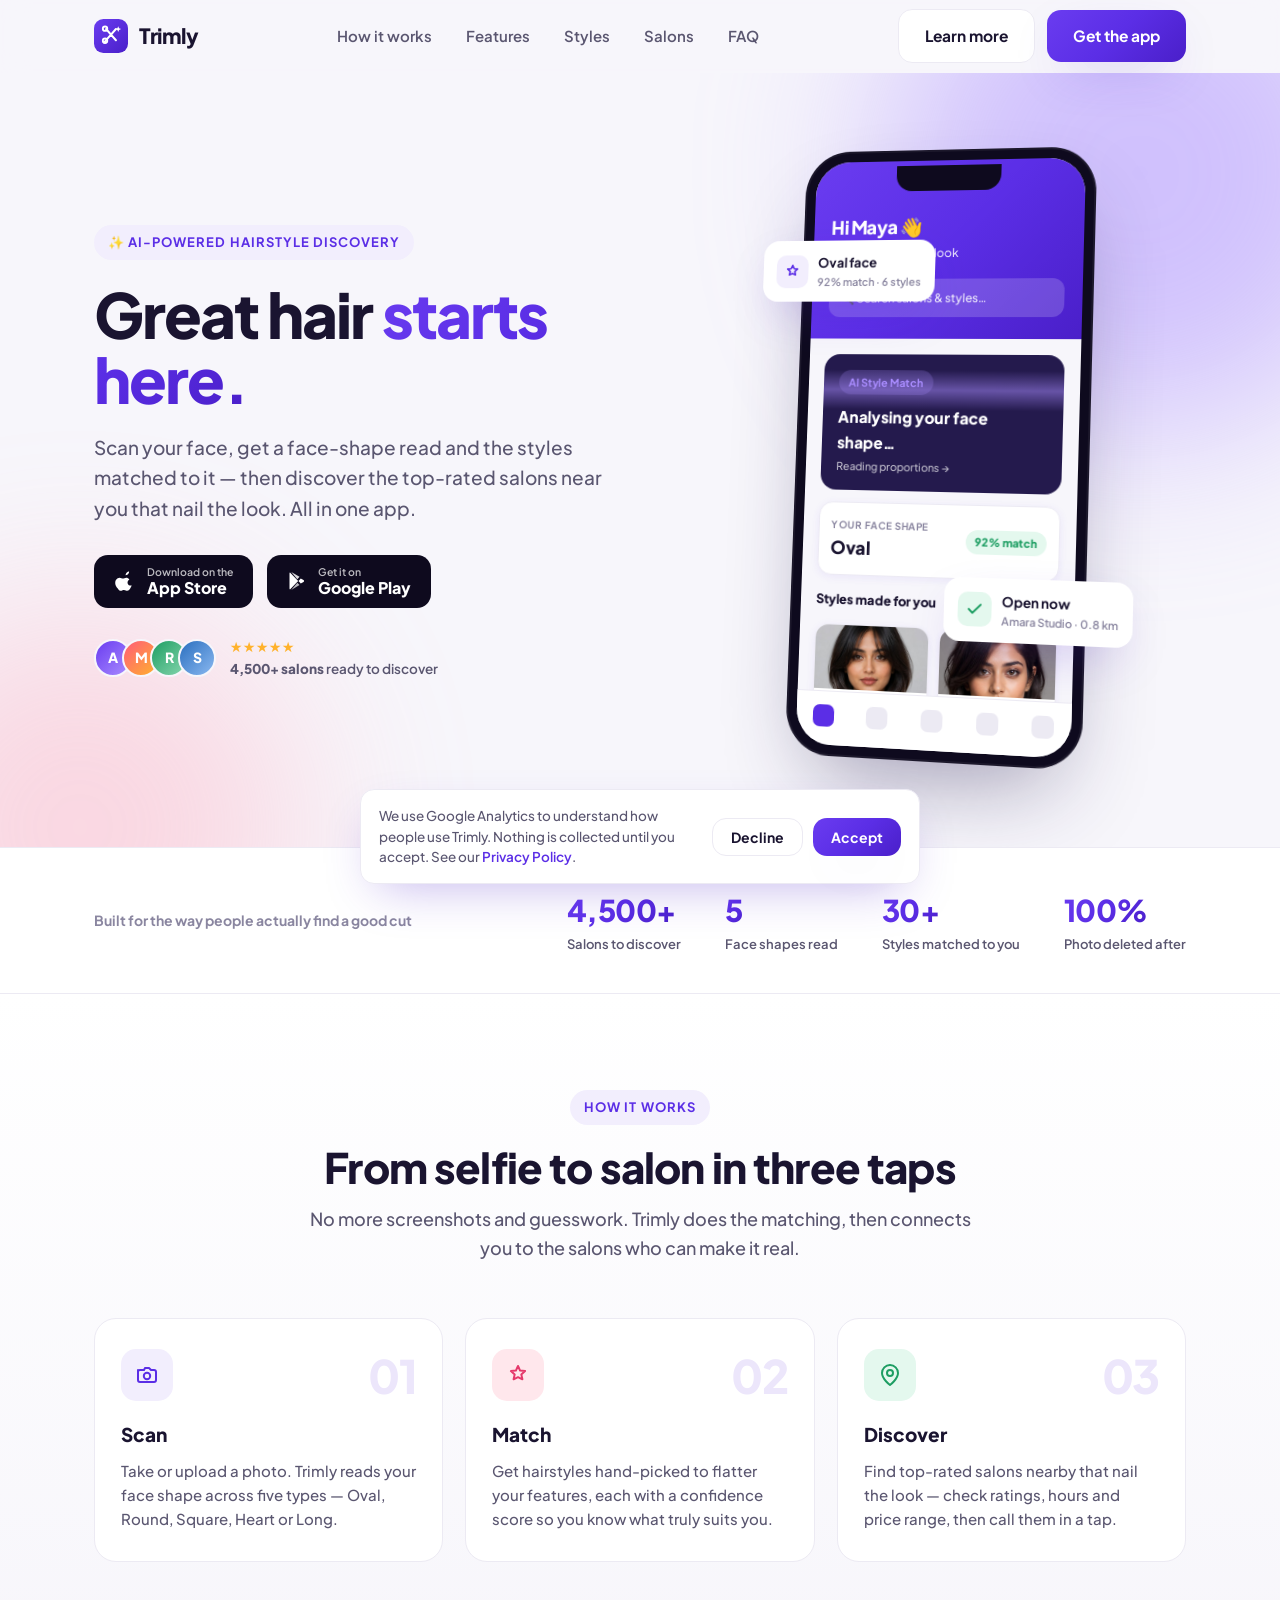
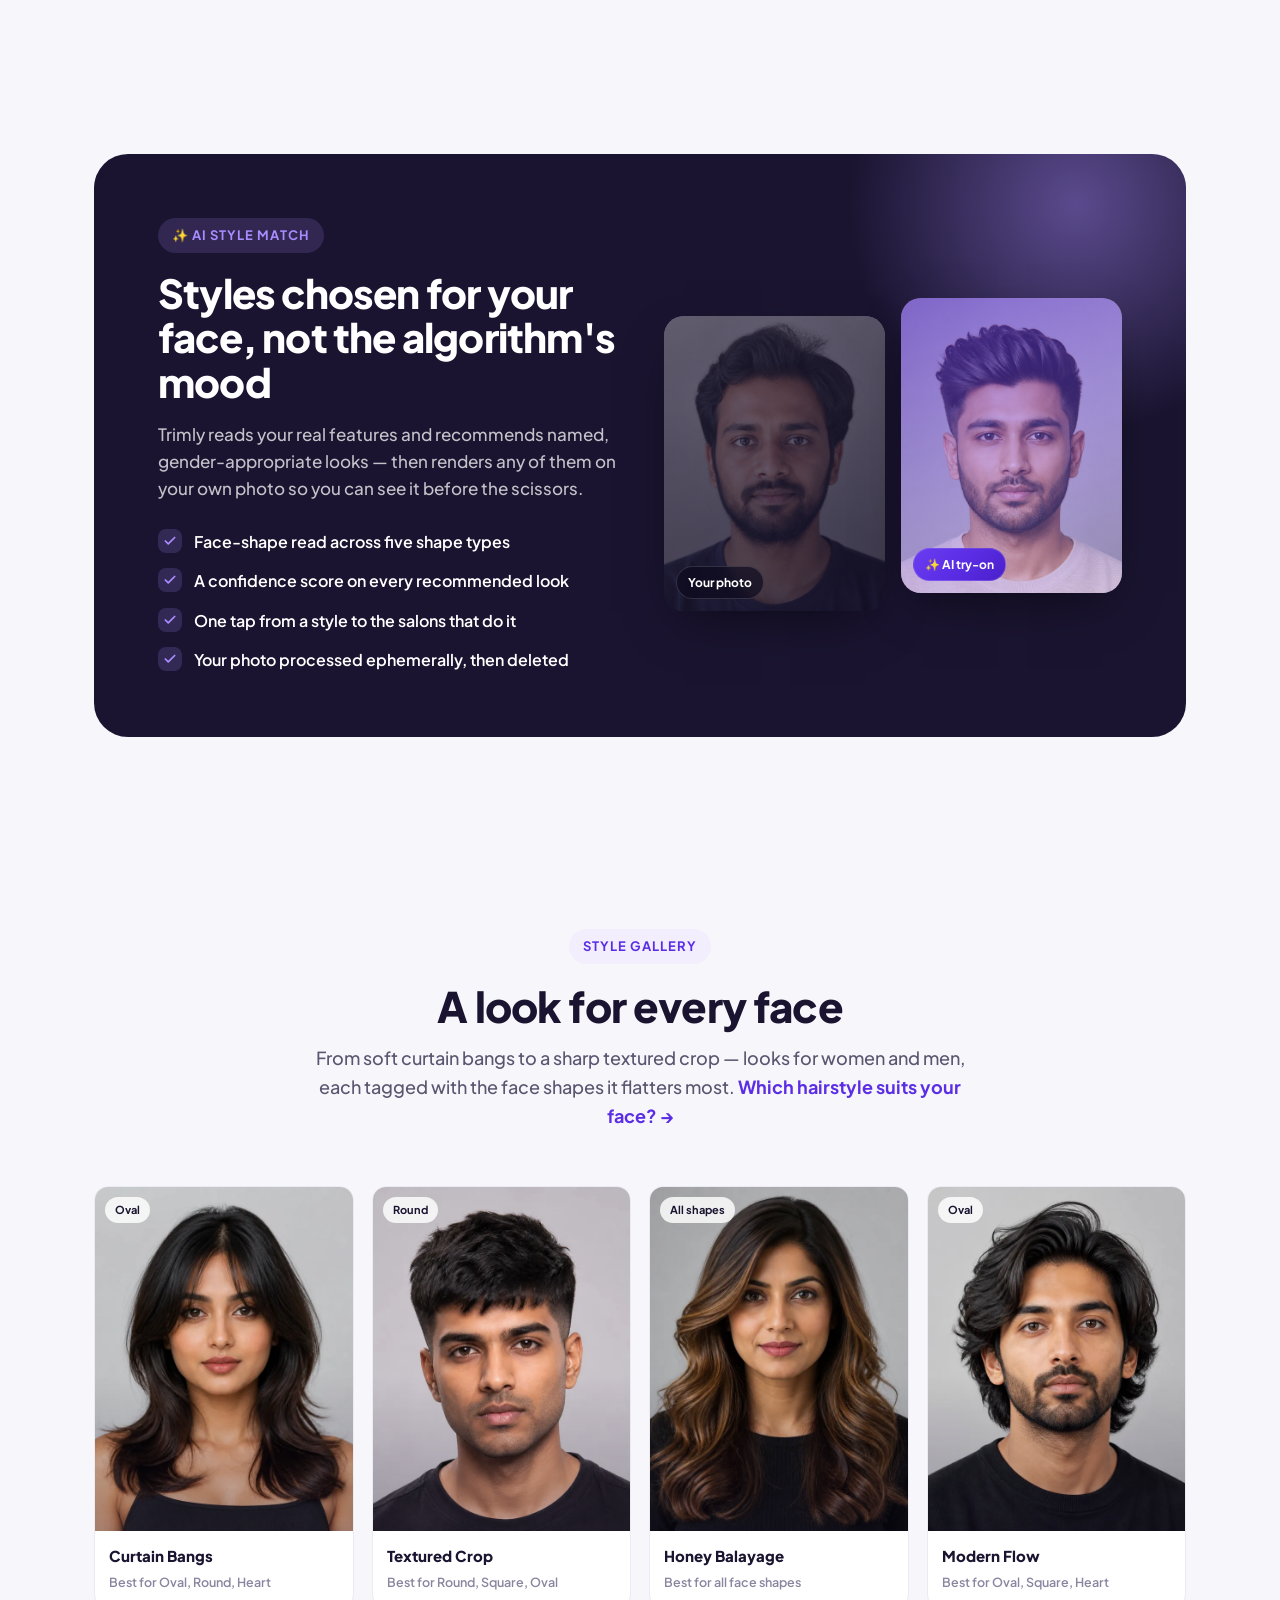
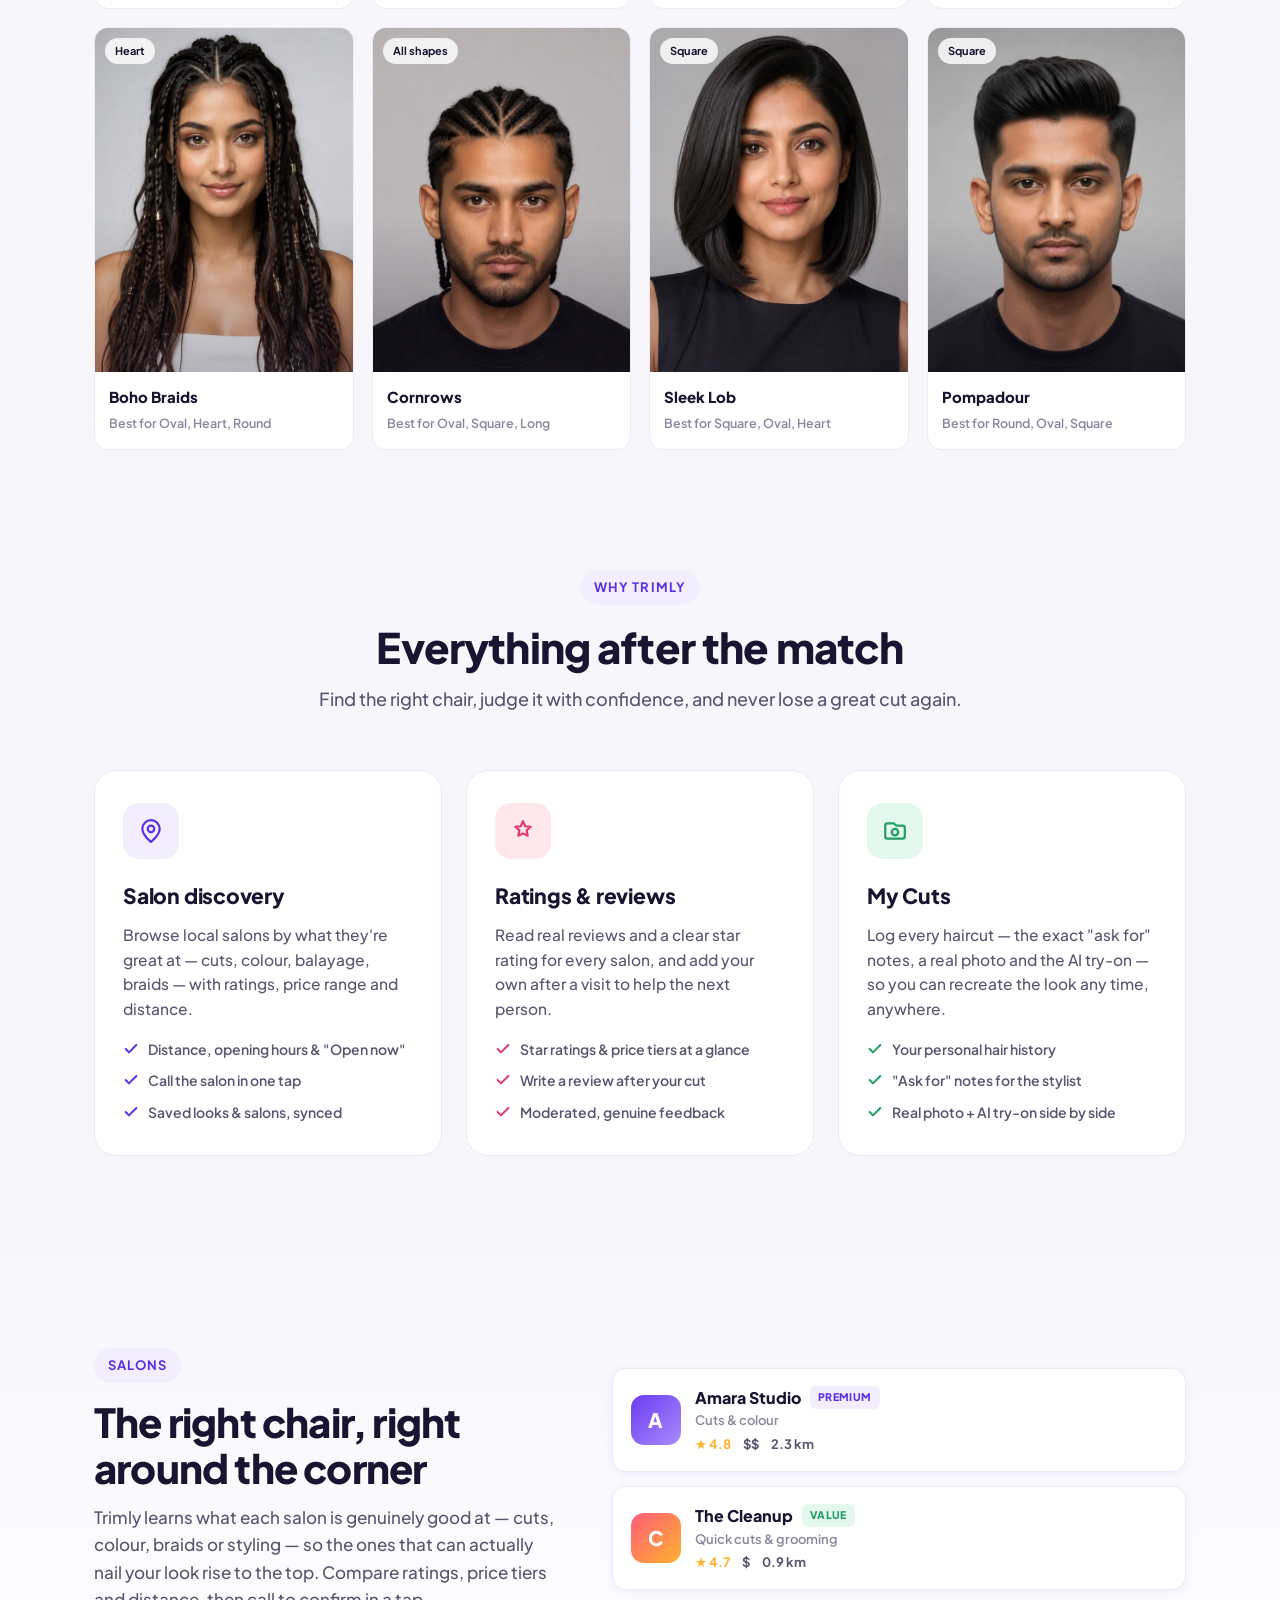
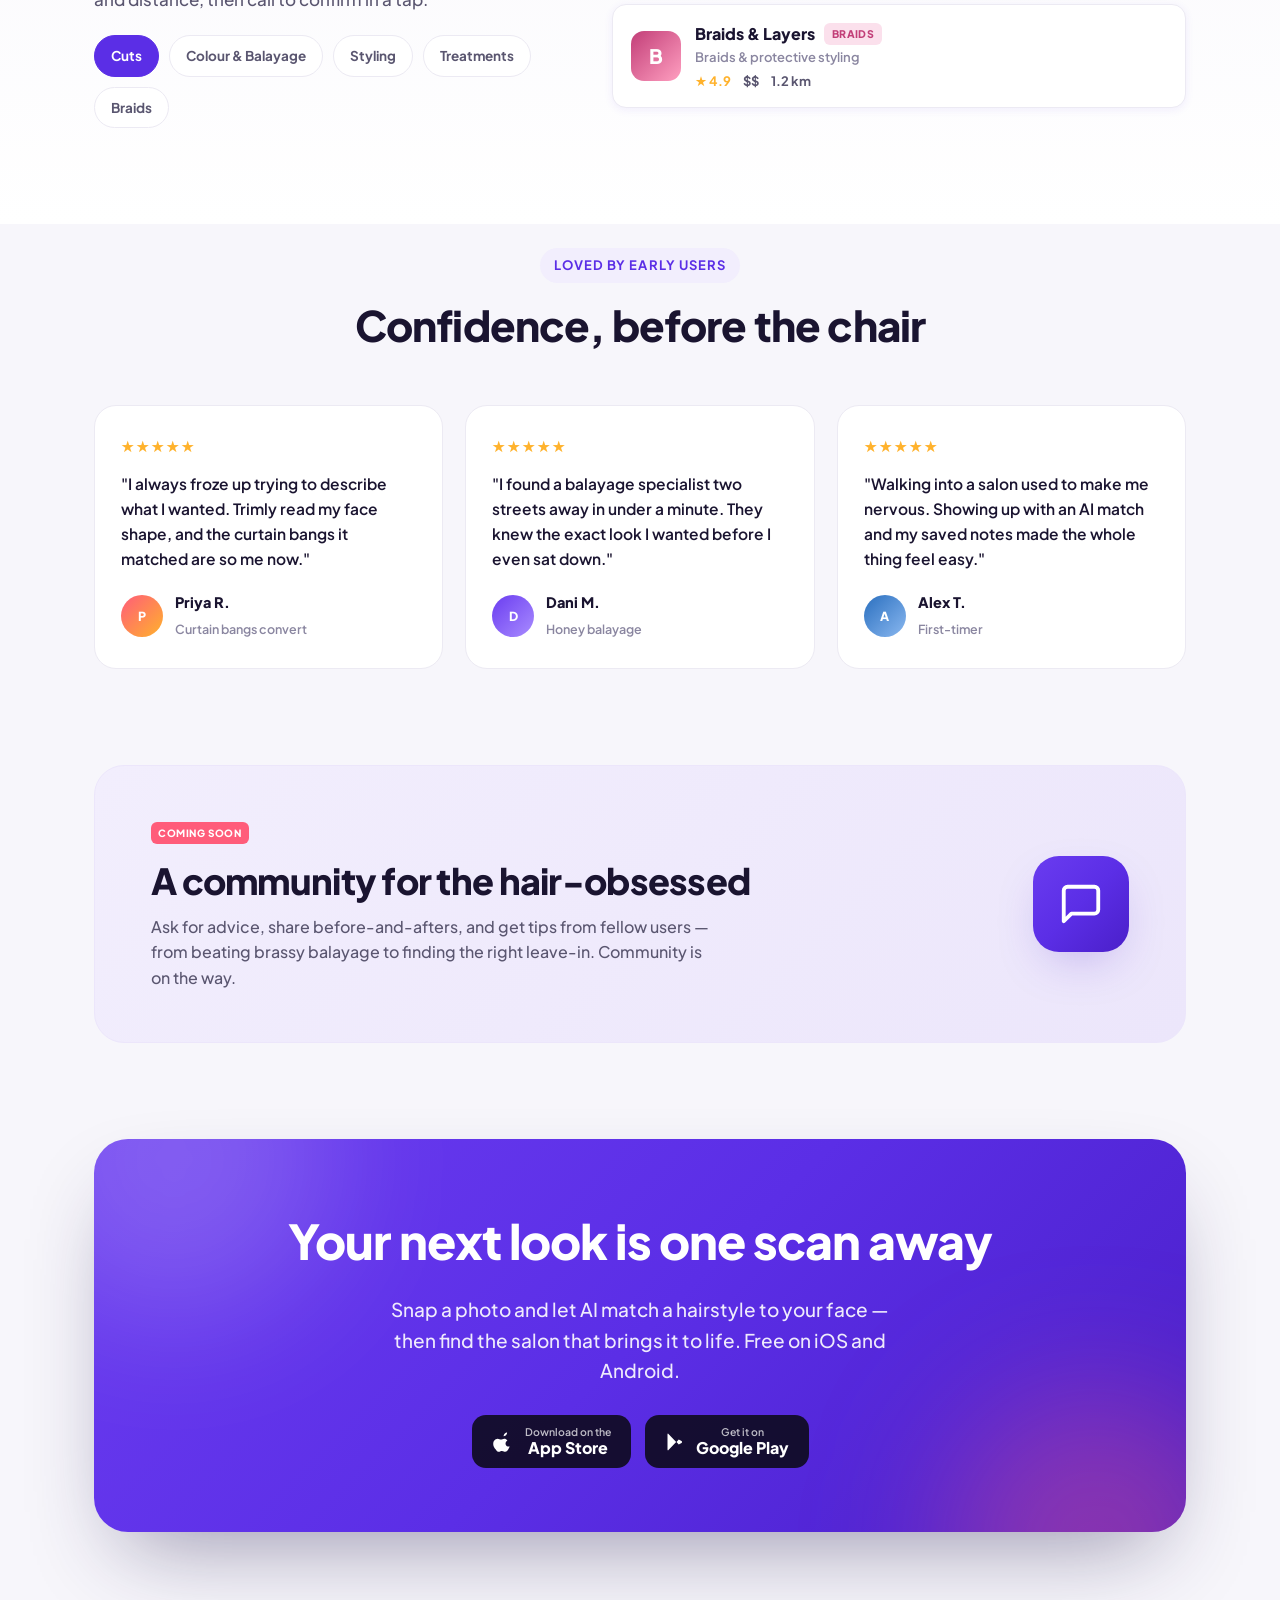
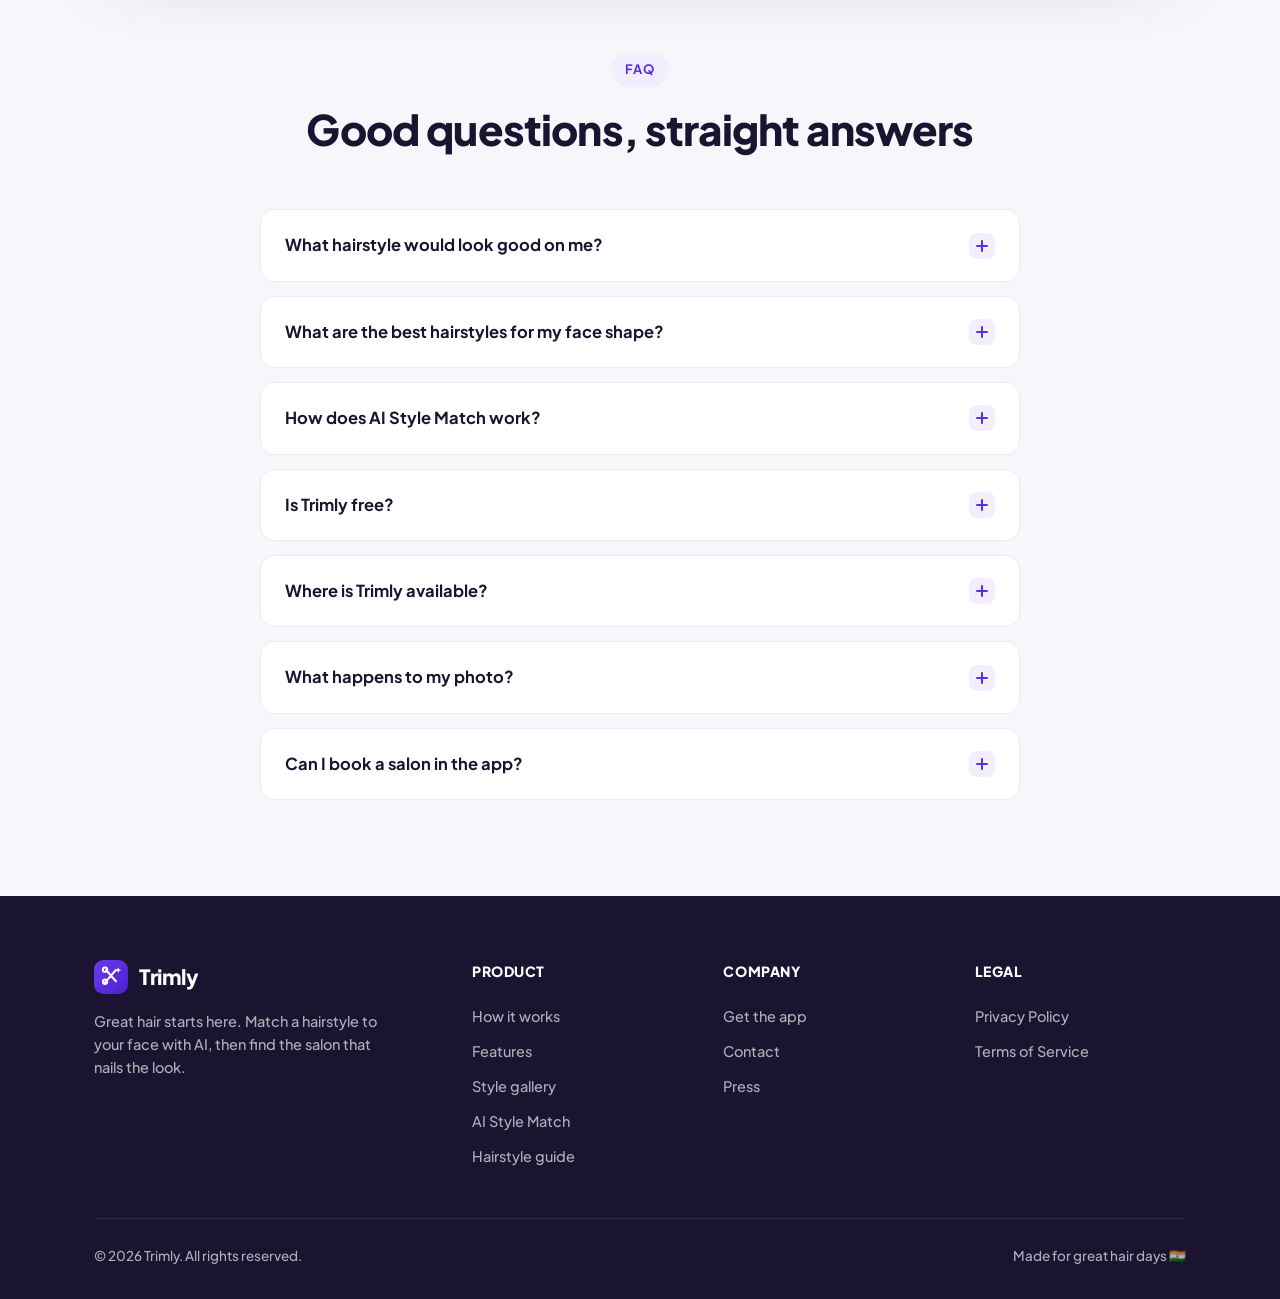
<file: index.html>
<!DOCTYPE html>
<html lang="en">
<head>
  <meta charset="UTF-8" />
  <meta name="viewport" content="width=device-width, initial-scale=1.0" />
  <meta name="theme-color" content="#5B2EE6" />

  <title>Trimly — AI Hairstyle Try-On: See What Hairstyle Suits Your Face</title>
  <meta name="description" content="Not sure what hairstyle would suit you? Trimly's AI reads your face shape, matches flattering hairstyles for women and men, and tries them on your own photo — then finds salons near you. Free on iOS & Android." />
  <meta name="keywords" content="AI hairstyle, AI hairstyle try-on, what hairstyle suits me, what hairstyle would look good on me, hairstyle for my face shape, best hairstyles for round face, best hairstyles for oval face, hairstyle app, virtual hairstyle try-on, hairstyle generator, men's hairstyles, women's hairstyles" />
  <meta name="author" content="Trimly" />
  <link rel="canonical" href="https://trimly.info/" />
  <meta name="robots" content="index, follow, max-image-preview:large" />

  <!-- Open Graph -->
  <meta property="og:type" content="website" />
  <meta property="og:site_name" content="Trimly" />
  <meta property="og:title" content="Trimly — Great hair starts here" />
  <meta property="og:description" content="Snap a photo, discover the hairstyles that suit your face, try them on with AI, and find top-rated salons near you." />
  <meta property="og:url" content="https://trimly.info/" />
  <meta property="og:image" content="https://trimly.info/og-image.png" />
  <meta property="og:image:width" content="1200" />
  <meta property="og:image:height" content="630" />
  <meta property="og:locale" content="en_IN" />

  <!-- Twitter -->
  <meta name="twitter:card" content="summary_large_image" />
  <meta name="twitter:title" content="Trimly — Great hair starts here" />
  <meta name="twitter:description" content="AI hairstyle match + salon discovery. Snap a photo, find your look, find the chair." />
  <meta name="twitter:image" content="https://trimly.info/og-image.png" />

  <link rel="icon" type="image/svg+xml" href="favicon.svg" />
  <link rel="apple-touch-icon" href="favicon.svg" />
  <link rel="manifest" href="site.webmanifest" />

  <link rel="preconnect" href="https://fonts.googleapis.com" />
  <link rel="preconnect" href="https://fonts.gstatic.com" crossorigin />
  <link href="https://fonts.googleapis.com/css2?family=Plus+Jakarta+Sans:wght@400;500;600;700;800&display=swap" rel="stylesheet" />
  <link rel="stylesheet" href="styles.css" />

  <!-- Structured data -->
  <script type="application/ld+json">
  {
    "@context": "https://schema.org",
    "@type": "MobileApplication",
    "name": "Trimly",
    "operatingSystem": "iOS, Android",
    "applicationCategory": "LifestyleApplication",
    "description": "AI hairstyle match and salon discovery app. Find the hairstyles that suit your face shape, try them on with AI, and discover top-rated salons near you.",
    "url": "https://trimly.info/",
    "offers": { "@type": "Offer", "price": "0", "priceCurrency": "INR" },
    "areaServed": { "@type": "Country", "name": "India" }
  }
  </script>
  <script type="application/ld+json">
  {
    "@context": "https://schema.org",
    "@type": "FAQPage",
    "mainEntity": [
      { "@type": "Question", "name": "What hairstyle would look good on me?", "acceptedAnswer": { "@type": "Answer", "text": "The most flattering hairstyle depends on your face shape, hair type and the look you want. Trimly takes the guesswork out: snap a selfie and its AI reads your face shape, recommends flattering hairstyles for women and men — each with a confidence score — and renders any look on your own photo so you can see what suits you before you commit." } },
      { "@type": "Question", "name": "What are the best hairstyles for my face shape?", "acceptedAnswer": { "@type": "Answer", "text": "Oval faces suit almost any style; round faces look great with height and long layers; square faces are softened by waves and side-swept styles; heart faces are balanced by chin-length cuts and curtain bangs; long faces suit a fringe and width at the sides. See our full guide to hairstyles for your face shape, or let Trimly match them to you automatically." } },
      { "@type": "Question", "name": "How does AI Style Match work?", "acceptedAnswer": { "@type": "Answer", "text": "You take a photo of your face. Trimly analyses your face shape, recommends flattering hairstyles, and generates a realistic try-on of any look on your own face — so you can see it before you sit in the chair." } },
      { "@type": "Question", "name": "Is Trimly free?", "acceptedAnswer": { "@type": "Answer", "text": "Yes. Trimly is free to download and use on iOS and Android. Style discovery, salon browsing, and My Cuts are all included." } },
      { "@type": "Question", "name": "Where is Trimly available?", "acceptedAnswer": { "@type": "Answer", "text": "Trimly is available across India with a curated catalogue of over 4,500 local salons. More cities are being added all the time." } },
      { "@type": "Question", "name": "Is my photo kept private?", "acceptedAnswer": { "@type": "Answer", "text": "Your face photo is processed for analysis and deleted afterwards — it is never used for anything else. AI Style Match is available to users 18 and over, with explicit consent, in line with India's DPDP Act." } }
    ]
  }
  </script>
  <script type="application/ld+json">
  {
    "@context": "https://schema.org",
    "@type": "WebSite",
    "name": "Trimly",
    "url": "https://trimly.info/",
    "description": "AI hairstyle try-on and face-shape match. See what hairstyle suits you, then find top-rated salons near you."
  }
  </script>
  <script type="application/ld+json">
  {
    "@context": "https://schema.org",
    "@type": "Organization",
    "name": "Trimly",
    "url": "https://trimly.info/",
    "logo": "https://trimly.info/og-image.png",
    "email": "support@trimly.info",
    "areaServed": { "@type": "Country", "name": "India" }
  }
  </script>
  <script type="application/ld+json">
  {
    "@context": "https://schema.org",
    "@type": "HowTo",
    "name": "How to find a hairstyle that suits your face shape",
    "description": "Use Trimly to discover flattering hairstyles for your face shape and try them on with AI before you visit a salon.",
    "step": [
      { "@type": "HowToStep", "name": "Scan", "text": "Take or upload a photo. Trimly reads your face shape across five types — oval, round, square, heart or long." },
      { "@type": "HowToStep", "name": "Match", "text": "Get hairstyles hand-picked to flatter your features, each with a confidence score, for women and men." },
      { "@type": "HowToStep", "name": "Discover", "text": "Try any look on your own photo with AI, then find top-rated salons nearby that can do it." }
    ]
  }
  </script>
</head>
<body>

  <!-- ===== Header ===== -->
  <header class="site-header" id="siteHeader">
    <div class="container">
      <nav class="nav" id="nav">
        <a class="brand" href="/" aria-label="Trimly home">
          <svg class="logo-mark" viewBox="0 0 40 40" fill="none" xmlns="http://www.w3.org/2000/svg" aria-hidden="true">
            <rect width="40" height="40" rx="11" fill="url(#lg)"/>
            <path d="M12 27.5c2.6-3 5.3-6.1 8-9.1m0 0 5.8-6.6M20 18.4l-5.8-6.6M20 18.4l5.8 6.6" stroke="#fff" stroke-width="2.4" stroke-linecap="round"/>
            <circle cx="13" cy="11.4" r="2.6" stroke="#fff" stroke-width="2.2"/>
            <circle cx="13" cy="25.6" r="2.6" stroke="#fff" stroke-width="2.2"/>
            <path d="M28.5 8.5l1 2.4 2.4 1-2.4 1-1 2.4-1-2.4-2.4-1 2.4-1 1-2.4Z" fill="#fff"/>
            <defs><linearGradient id="lg" x1="0" y1="0" x2="40" y2="40" gradientUnits="userSpaceOnUse"><stop stop-color="#6A3CF0"/><stop offset="1" stop-color="#4A1FC9"/></linearGradient></defs>
          </svg>
          Trimly
        </a>
        <ul class="nav-links">
          <li><a href="#how">How it works</a></li>
          <li><a href="#features">Features</a></li>
          <li><a href="#gallery">Styles</a></li>
          <li><a href="#salons">Salons</a></li>
          <li><a href="#faq">FAQ</a></li>
        </ul>
        <div class="nav-cta">
          <a href="#faq" class="btn btn-ghost">Learn more</a>
          <a href="#download" class="btn btn-primary">Get the app</a>
        </div>
        <button class="nav-toggle" id="navToggle" aria-label="Toggle menu" aria-expanded="false">
          <span></span><span></span><span></span>
        </button>
      </nav>
    </div>
  </header>

  <main>
    <!-- ===== Hero ===== -->
    <section class="hero">
      <div class="hero-glow"></div>
      <div class="container">
        <div class="hero-grid">
          <div class="hero-copy reveal">
            <span class="eyebrow">✨ AI-powered hairstyle discovery</span>
            <h1>Great hair <span class="grad-text">starts here.</span></h1>
            <p class="lede">Scan your face, get a face-shape read and the styles matched to it — then discover the top-rated salons near you that nail the look. All in one app.</p>
            <div class="hero-actions">
              <a href="https://apps.apple.com/us/app/trimly-hairstyle-try-on/id6786060527" class="store-badge" aria-label="Download on the App Store" target="_blank" rel="noopener">
                <svg width="22" height="22" viewBox="0 0 24 24" fill="#fff" aria-hidden="true"><path d="M16.5 1.5c.1 1-.3 2-1 2.8-.7.8-1.8 1.4-2.8 1.3-.1-1 .4-2 1-2.7.8-.8 2-1.4 2.8-1.4ZM19.3 17c-.5 1.1-.7 1.6-1.3 2.6-.9 1.4-2.1 3.1-3.6 3.1-1.3 0-1.7-.9-3.5-.9s-2.2.8-3.5.9c-1.5 0-2.6-1.5-3.5-2.9C1 17.3.7 13 2.3 10.7c.9-1.3 2.5-2.2 3.9-2.2 1.5 0 2.4.9 3.6.9 1.2 0 1.9-.9 3.6-.9 1.2 0 2.5.7 3.4 1.8-3 1.6-2.5 5.9.5 6.7Z"/></svg>
                <span><small>Download on the</small><b>App Store</b></span>
              </a>
              <a href="https://play.google.com/store/apps/details?id=infoo.trimly.app" class="store-badge" aria-label="Get it on Google Play" target="_blank" rel="noopener">
                <svg width="20" height="22" viewBox="0 0 24 24" aria-hidden="true"><path d="M3.6 1.8 13.4 12 3.6 22.2c-.4-.2-.6-.6-.6-1.1V2.9c0-.5.2-.9.6-1.1Z" fill="#fff"/><path d="m16.5 8.9 3.3 1.9c.9.5.9 1.8 0 2.3l-3.3 1.9-2.7-3 2.7-3Z" fill="#fff"/><path d="M5.1 1.3 15 7l-2.6 2.9L5.1 1.3Z" fill="#fff" opacity=".85"/><path d="M5.1 22.7 12.4 14l2.6 2.9L5.1 22.7Z" fill="#fff" opacity=".7"/></svg>
                <span><small>Get it on</small><b>Google Play</b></span>
              </a>
            </div>
            <div class="hero-social">
              <div class="avatars" aria-hidden="true">
                <span class="av" style="background:linear-gradient(135deg,#6A3CF0,#A98CFF)">A</span>
                <span class="av" style="background:linear-gradient(135deg,#FF5C7A,#FFB22C)">M</span>
                <span class="av" style="background:linear-gradient(135deg,#1E9E63,#86D6AE)">R</span>
                <span class="av" style="background:linear-gradient(135deg,#2A6FBF,#8AB8F0)">S</span>
              </div>
              <div class="rate">
                <div class="stars" aria-hidden="true">★★★★★</div>
                <b>4,500+ salons</b> ready to discover
              </div>
            </div>
          </div>

          <div class="hero-visual reveal">
            <div class="phone-wrap">
              <div class="phone">
                <div class="phone-notch"></div>
                <div class="float-card fc-1">
                  <div class="ic" style="background:var(--tint);color:var(--primary)">
                    <svg width="18" height="18" viewBox="0 0 24 24" fill="none" stroke="currentColor" stroke-width="2.2" stroke-linecap="round" stroke-linejoin="round"><path d="m12 3 2.1 4.6 5 .5-3.8 3.3 1.1 4.9L12 14.2 7.6 16.3l1.1-4.9L4.9 8.1l5-.5L12 3Z"/></svg>
                  </div>
                  <div>Oval face<small>92% match · 6 styles</small></div>
                </div>
                <div class="float-card fc-2">
                  <div class="ic" style="background:var(--success-bg);color:var(--success)">
                    <svg width="18" height="18" viewBox="0 0 24 24" fill="none" stroke="currentColor" stroke-width="2.4" stroke-linecap="round" stroke-linejoin="round"><path d="M20 6 9 17l-5-5"/></svg>
                  </div>
                  <div>Open now<small>Amara Studio · 0.8 km</small></div>
                </div>
                <div class="phone-screen">
                  <div class="app-ui">
                    <div class="app-hero">
                      <h3>Hi Maya 👋</h3>
                      <p>Let's find your next look</p>
                      <div class="app-search">🔍 Search salons & styles…</div>
                    </div>
                    <div class="app-body">
                      <div class="app-scan">
                        <span class="scan-sweep"></span>
                        <span class="chip">AI Style Match</span>
                        <h4>Analysing your face shape…</h4>
                        <p style="opacity:.7;font-size:11px;margin-top:2px">Reading proportions →</p>
                      </div>
                      <div class="app-result">
                        <div class="rrow">
                          <div><small>Your face shape</small><div class="shape">Oval</div></div>
                          <span class="mtag">92% match</span>
                        </div>
                      </div>
                      <div class="app-label" style="margin-top:14px">Styles made for you</div>
                      <div class="app-cards">
                        <div class="app-card">
                          <div class="thumb"><img src="assets/styles/curtain-bangs.jpg" alt="" width="130" height="64" decoding="async" /></div>
                          <div class="meta"><b>Curtain Bangs</b><span>★ 4.8 · Cut</span></div>
                        </div>
                        <div class="app-card">
                          <div class="thumb"><img src="assets/styles/french-bob.jpg" alt="" width="130" height="64" decoding="async" /></div>
                          <div class="meta"><b>French Bob</b><span>★ 4.9 · Style</span></div>
                        </div>
                      </div>
                      <div class="app-find">Find salons for these looks</div>
                    </div>
                    <div class="app-tabbar">
                      <div class="tab active"></div><div class="tab"></div><div class="tab"></div><div class="tab"></div><div class="tab"></div>
                    </div>
                  </div>
                </div>
              </div>
            </div>
          </div>
        </div>
      </div>
    </section>

    <!-- ===== Trust strip ===== -->
    <section class="trust">
      <div class="container">
        <div class="trust-inner reveal">
          <p>Built for the way people actually find a good cut</p>
          <div class="trust-stats">
            <div class="t"><strong>4,500+</strong><span>Salons to discover</span></div>
            <div class="t"><strong>5</strong><span>Face shapes read</span></div>
            <div class="t"><strong>30+</strong><span>Styles matched to you</span></div>
            <div class="t"><strong>100%</strong><span>Photo deleted after</span></div>
          </div>
        </div>
      </div>
    </section>

    <!-- ===== How it works ===== -->
    <section class="section how" id="how">
      <div class="container">
        <div class="section-head reveal">
          <span class="eyebrow">How it works</span>
          <h2>From selfie to salon in three taps</h2>
          <p>No more screenshots and guesswork. Trimly does the matching, then connects you to the salons who can make it real.</p>
        </div>
        <div class="howcards">
          <article class="howcard reveal">
            <div class="hc-top">
              <div class="hc-ic" style="background:var(--tint);color:var(--primary)">
                <svg width="24" height="24" viewBox="0 0 24 24" fill="none" stroke="currentColor" stroke-width="2" stroke-linecap="round" stroke-linejoin="round"><path d="M3 7v10a2 2 0 0 0 2 2h14a2 2 0 0 0 2-2V9a2 2 0 0 0-2-2h-3l-2-2h-4l-1 2H5a2 2 0 0 0-2 2Z"/><circle cx="12" cy="13" r="3.2"/></svg>
              </div>
              <span class="hc-num">01</span>
            </div>
            <h3>Scan</h3>
            <p>Take or upload a photo. Trimly reads your face shape across five types — Oval, Round, Square, Heart or Long.</p>
          </article>
          <article class="howcard reveal">
            <div class="hc-top">
              <div class="hc-ic" style="background:#FFE7EC;color:var(--accent-strong)">
                <svg width="24" height="24" viewBox="0 0 24 24" fill="none" stroke="currentColor" stroke-width="2" stroke-linecap="round" stroke-linejoin="round"><path d="m12 3 2.1 4.6 5 .5-3.8 3.3 1.1 4.9L12 14.2 7.6 16.3l1.1-4.9L4.9 8.1l5-.5L12 3Z"/></svg>
              </div>
              <span class="hc-num">02</span>
            </div>
            <h3>Match</h3>
            <p>Get hairstyles hand-picked to flatter your features, each with a confidence score so you know what truly suits you.</p>
          </article>
          <article class="howcard reveal">
            <div class="hc-top">
              <div class="hc-ic" style="background:var(--success-bg);color:var(--success)">
                <svg width="24" height="24" viewBox="0 0 24 24" fill="none" stroke="currentColor" stroke-width="2" stroke-linecap="round" stroke-linejoin="round"><path d="M20 10c0 6-8 12-8 12s-8-6-8-12a8 8 0 0 1 16 0Z"/><circle cx="12" cy="10" r="3"/></svg>
              </div>
              <span class="hc-num">03</span>
            </div>
            <h3>Discover</h3>
            <p>Find top-rated salons nearby that nail the look — check ratings, hours and price range, then call them in a tap.</p>
          </article>
        </div>
      </div>
    </section>

    <!-- ===== AI Spotlight ===== -->
    <section class="section spotlight" id="ai">
      <div class="container">
        <div class="spotlight-card reveal">
          <div class="spotlight-content">
            <span class="eyebrow">✨ AI Style Match</span>
            <h2>Styles chosen for your face, not the algorithm's mood</h2>
            <p>Trimly reads your real features and recommends named, gender-appropriate looks — then renders any of them on your own photo so you can see it before the scissors.</p>
            <ul class="spotlight-list">
              <li><span class="dot"><svg width="14" height="14" viewBox="0 0 24 24" fill="none" stroke="currentColor" stroke-width="3" stroke-linecap="round" stroke-linejoin="round"><path d="M20 6 9 17l-5-5"/></svg></span> Face-shape read across five shape types</li>
              <li><span class="dot"><svg width="14" height="14" viewBox="0 0 24 24" fill="none" stroke="currentColor" stroke-width="3" stroke-linecap="round" stroke-linejoin="round"><path d="M20 6 9 17l-5-5"/></svg></span> A confidence score on every recommended look</li>
              <li><span class="dot"><svg width="14" height="14" viewBox="0 0 24 24" fill="none" stroke="currentColor" stroke-width="3" stroke-linecap="round" stroke-linejoin="round"><path d="M20 6 9 17l-5-5"/></svg></span> One tap from a style to the salons that do it</li>
              <li><span class="dot"><svg width="14" height="14" viewBox="0 0 24 24" fill="none" stroke="currentColor" stroke-width="3" stroke-linecap="round" stroke-linejoin="round"><path d="M20 6 9 17l-5-5"/></svg></span> Your photo processed ephemerally, then deleted</li>
            </ul>
          </div>
          <div class="spotlight-visual">
            <div class="face-tile before">
              <img src="assets/styles/ai-your-photo.jpg" alt="Your photo before the AI hairstyle try-on" loading="lazy" decoding="async" />
              <span class="ft-grad ft-grad-dark"></span>
              <span class="badge">Your photo</span>
            </div>
            <div class="face-tile">
              <img src="assets/styles/ai-try-on.jpg" alt="AI hairstyle try-on rendered on your own photo" loading="lazy" decoding="async" />
              <span class="ft-grad ft-grad-ai"></span>
              <span class="badge tag-ai">✨ AI try-on</span>
            </div>
          </div>
        </div>
      </div>
    </section>

    <!-- ===== Style gallery ===== -->
    <section class="section" id="gallery">
      <div class="container">
        <div class="section-head reveal">
          <span class="eyebrow">Style gallery</span>
          <h2>A look for every face</h2>
          <p>From soft curtain bangs to a sharp textured crop — looks for women and men, each tagged with the face shapes it flatters most. <a href="hairstyles-for-your-face-shape.html" class="inline-link">Which hairstyle suits your face? →</a></p>
        </div>
        <div class="gallery-grid">
          <article class="gtile reveal"><div class="gt-img"><picture><source type="image/webp" srcset="assets/styles/curtain-bangs.webp" /><img src="assets/styles/curtain-bangs.jpg" alt="Curtain bangs hairstyle" width="600" height="800" loading="lazy" decoding="async" /></picture><span class="gt-tag">Oval</span></div><div class="gt-body"><b>Curtain Bangs</b><span>Best for Oval, Round, Heart</span></div></article>
          <article class="gtile reveal"><div class="gt-img"><picture><source type="image/webp" srcset="assets/styles/textured-crop.webp" /><img src="assets/styles/textured-crop.jpg" alt="Men's textured crop haircut" width="600" height="800" loading="lazy" decoding="async" /></picture><span class="gt-tag">Round</span></div><div class="gt-body"><b>Textured Crop</b><span>Best for Round, Square, Oval</span></div></article>
          <article class="gtile reveal"><div class="gt-img"><picture><source type="image/webp" srcset="assets/styles/honey-balayage.webp" /><img src="assets/styles/honey-balayage.jpg" alt="Honey balayage colour" width="600" height="800" loading="lazy" decoding="async" /></picture><span class="gt-tag">All shapes</span></div><div class="gt-body"><b>Honey Balayage</b><span>Best for all face shapes</span></div></article>
          <article class="gtile reveal"><div class="gt-img"><picture><source type="image/webp" srcset="assets/styles/modern-flow.webp" /><img src="assets/styles/modern-flow.jpg" alt="Men's mid-length flow hairstyle" width="600" height="800" loading="lazy" decoding="async" /></picture><span class="gt-tag">Oval</span></div><div class="gt-body"><b>Modern Flow</b><span>Best for Oval, Square, Heart</span></div></article>
          <article class="gtile reveal"><div class="gt-img"><picture><source type="image/webp" srcset="assets/styles/boho-braids.webp" /><img src="assets/styles/boho-braids.jpg" alt="Boho braids style" width="600" height="800" loading="lazy" decoding="async" /></picture><span class="gt-tag">Heart</span></div><div class="gt-body"><b>Boho Braids</b><span>Best for Oval, Heart, Round</span></div></article>
          <article class="gtile reveal"><div class="gt-img"><picture><source type="image/webp" srcset="assets/styles/cornrows.webp" /><img src="assets/styles/cornrows.jpg" alt="Men's cornrows braids" width="600" height="800" loading="lazy" decoding="async" /></picture><span class="gt-tag">All shapes</span></div><div class="gt-body"><b>Cornrows</b><span>Best for Oval, Square, Long</span></div></article>
          <article class="gtile reveal"><div class="gt-img"><picture><source type="image/webp" srcset="assets/styles/sleek-lob.webp" /><img src="assets/styles/sleek-lob.jpg" alt="Sleek lob haircut" width="600" height="800" loading="lazy" decoding="async" /></picture><span class="gt-tag">Square</span></div><div class="gt-body"><b>Sleek Lob</b><span>Best for Square, Oval, Heart</span></div></article>
          <article class="gtile reveal"><div class="gt-img"><picture><source type="image/webp" srcset="assets/styles/pompadour.webp" /><img src="assets/styles/pompadour.jpg" alt="Men's pompadour hairstyle" width="600" height="800" loading="lazy" decoding="async" /></picture><span class="gt-tag">Square</span></div><div class="gt-body"><b>Pompadour</b><span>Best for Round, Oval, Square</span></div></article>
        </div>
      </div>
    </section>

    <!-- ===== Features ===== -->
    <section class="section" id="features" style="padding-top:24px">
      <div class="container">
        <div class="section-head reveal">
          <span class="eyebrow">Why Trimly</span>
          <h2>Everything after the match</h2>
          <p>Find the right chair, judge it with confidence, and never lose a great cut again.</p>
        </div>
        <div class="features-grid">
          <article class="feature reveal">
            <div class="f-ic" style="background:var(--tint);color:var(--primary)">
              <svg width="26" height="26" viewBox="0 0 24 24" fill="none" stroke="currentColor" stroke-width="2" stroke-linecap="round" stroke-linejoin="round"><path d="M20 10c0 6-8 12-8 12s-8-6-8-12a8 8 0 0 1 16 0Z"/><circle cx="12" cy="10" r="3"/></svg>
            </div>
            <h3>Salon discovery</h3>
            <p>Browse local salons by what they're great at — cuts, colour, balayage, braids — with ratings, price range and distance.</p>
            <ul class="f-list">
              <li><svg width="16" height="16" viewBox="0 0 24 24" fill="none" stroke="var(--primary)" stroke-width="3" stroke-linecap="round" stroke-linejoin="round"><path d="M20 6 9 17l-5-5"/></svg> Distance, opening hours &amp; "Open now"</li>
              <li><svg width="16" height="16" viewBox="0 0 24 24" fill="none" stroke="var(--primary)" stroke-width="3" stroke-linecap="round" stroke-linejoin="round"><path d="M20 6 9 17l-5-5"/></svg> Call the salon in one tap</li>
              <li><svg width="16" height="16" viewBox="0 0 24 24" fill="none" stroke="var(--primary)" stroke-width="3" stroke-linecap="round" stroke-linejoin="round"><path d="M20 6 9 17l-5-5"/></svg> Saved looks &amp; salons, synced</li>
            </ul>
          </article>

          <article class="feature reveal">
            <div class="f-ic" style="background:#FFE7EC;color:var(--accent-strong)">
              <svg width="26" height="26" viewBox="0 0 24 24" fill="none" stroke="currentColor" stroke-width="2" stroke-linecap="round" stroke-linejoin="round"><path d="m12 3 2.1 4.6 5 .5-3.8 3.3 1.1 4.9L12 14.2 7.6 16.3l1.1-4.9L4.9 8.1l5-.5L12 3Z"/></svg>
            </div>
            <h3>Ratings &amp; reviews</h3>
            <p>Read real reviews and a clear star rating for every salon, and add your own after a visit to help the next person.</p>
            <ul class="f-list">
              <li><svg width="16" height="16" viewBox="0 0 24 24" fill="none" stroke="var(--accent-strong)" stroke-width="3" stroke-linecap="round" stroke-linejoin="round"><path d="M20 6 9 17l-5-5"/></svg> Star ratings &amp; price tiers at a glance</li>
              <li><svg width="16" height="16" viewBox="0 0 24 24" fill="none" stroke="var(--accent-strong)" stroke-width="3" stroke-linecap="round" stroke-linejoin="round"><path d="M20 6 9 17l-5-5"/></svg> Write a review after your cut</li>
              <li><svg width="16" height="16" viewBox="0 0 24 24" fill="none" stroke="var(--accent-strong)" stroke-width="3" stroke-linecap="round" stroke-linejoin="round"><path d="M20 6 9 17l-5-5"/></svg> Moderated, genuine feedback</li>
            </ul>
          </article>

          <article class="feature reveal">
            <div class="f-ic" style="background:var(--success-bg);color:var(--success)">
              <svg width="26" height="26" viewBox="0 0 24 24" fill="none" stroke="currentColor" stroke-width="2" stroke-linecap="round" stroke-linejoin="round"><path d="M3 7v10a2 2 0 0 0 2 2h14a2 2 0 0 0 2-2V9a2 2 0 0 0-2-2h-6l-2-2H5a2 2 0 0 0-2 2Z"/><circle cx="12" cy="13" r="3"/></svg>
            </div>
            <h3>My Cuts</h3>
            <p>Log every haircut — the exact "ask for" notes, a real photo and the AI try-on — so you can recreate the look any time, anywhere.</p>
            <ul class="f-list">
              <li><svg width="16" height="16" viewBox="0 0 24 24" fill="none" stroke="var(--success)" stroke-width="3" stroke-linecap="round" stroke-linejoin="round"><path d="M20 6 9 17l-5-5"/></svg> Your personal hair history</li>
              <li><svg width="16" height="16" viewBox="0 0 24 24" fill="none" stroke="var(--success)" stroke-width="3" stroke-linecap="round" stroke-linejoin="round"><path d="M20 6 9 17l-5-5"/></svg> "Ask for" notes for the stylist</li>
              <li><svg width="16" height="16" viewBox="0 0 24 24" fill="none" stroke="var(--success)" stroke-width="3" stroke-linecap="round" stroke-linejoin="round"><path d="M20 6 9 17l-5-5"/></svg> Real photo + AI try-on side by side</li>
            </ul>
          </article>
        </div>
      </div>
    </section>

    <!-- ===== Salons ===== -->
    <section class="section salons" id="salons">
      <div class="container">
        <div class="salons-grid">
          <div class="salons-copy reveal">
            <span class="eyebrow">Salons</span>
            <h2>The right chair, right around the corner</h2>
            <p>Trimly learns what each salon is genuinely good at — cuts, colour, braids or styling — so the ones that can actually nail your look rise to the top. Compare ratings, price tiers and distance, then call to confirm in a tap.</p>
            <div class="pill-row">
              <span class="pill on">Cuts</span>
              <span class="pill">Colour &amp; Balayage</span>
              <span class="pill">Styling</span>
              <span class="pill">Treatments</span>
              <span class="pill">Braids</span>
            </div>
          </div>
          <div class="salon-list reveal">
            <div class="salon-row">
              <div class="salon-av" style="background:linear-gradient(135deg,#6A3CF0,#A98CFF)">A</div>
              <div class="salon-info">
                <div class="sname">Amara Studio <span class="salon-tag" style="background:var(--tint);color:var(--primary)">Premium</span></div>
                <div class="styp">Cuts &amp; colour</div>
                <div class="smeta"><span class="star">★ 4.8</span><span>$$</span><span>2.3 km</span></div>
              </div>
            </div>
            <div class="salon-row">
              <div class="salon-av" style="background:linear-gradient(135deg,#FF5C7A,#FFB22C)">C</div>
              <div class="salon-info">
                <div class="sname">The Cleanup <span class="salon-tag" style="background:var(--success-bg);color:var(--success)">Value</span></div>
                <div class="styp">Quick cuts &amp; grooming</div>
                <div class="smeta"><span class="star">★ 4.7</span><span>$</span><span>0.9 km</span></div>
              </div>
            </div>
            <div class="salon-row">
              <div class="salon-av" style="background:linear-gradient(135deg,#C23E78,#FF9FC0)">B</div>
              <div class="salon-info">
                <div class="sname">Braids &amp; Layers <span class="salon-tag" style="background:#FBE0EC;color:#C23E78">Braids</span></div>
                <div class="styp">Braids &amp; protective styling</div>
                <div class="smeta"><span class="star">★ 4.9</span><span>$$</span><span>1.2 km</span></div>
              </div>
            </div>
          </div>
        </div>
      </div>
    </section>

    <!-- ===== Testimonials ===== -->
    <section class="section" id="loved" style="padding-top:24px">
      <div class="container">
        <div class="section-head reveal">
          <span class="eyebrow">Loved by early users</span>
          <h2>Confidence, before the chair</h2>
        </div>
        <div class="tcards">
          <article class="tcard reveal">
            <div class="tstars" aria-hidden="true">★★★★★</div>
            <blockquote>"I always froze up trying to describe what I wanted. Trimly read my face shape, and the curtain bangs it matched are so me now."</blockquote>
            <div class="tauthor">
              <span class="ta-av" style="background:linear-gradient(135deg,#FF5C7A,#FFB22C)">P</span>
              <div><b>Priya R.</b><span>Curtain bangs convert</span></div>
            </div>
          </article>
          <article class="tcard reveal">
            <div class="tstars" aria-hidden="true">★★★★★</div>
            <blockquote>"I found a balayage specialist two streets away in under a minute. They knew the exact look I wanted before I even sat down."</blockquote>
            <div class="tauthor">
              <span class="ta-av" style="background:linear-gradient(135deg,#6A3CF0,#A98CFF)">D</span>
              <div><b>Dani M.</b><span>Honey balayage</span></div>
            </div>
          </article>
          <article class="tcard reveal">
            <div class="tstars" aria-hidden="true">★★★★★</div>
            <blockquote>"Walking into a salon used to make me nervous. Showing up with an AI match and my saved notes made the whole thing feel easy."</blockquote>
            <div class="tauthor">
              <span class="ta-av" style="background:linear-gradient(135deg,#2A6FBF,#8AB8F0)">A</span>
              <div><b>Alex T.</b><span>First-timer</span></div>
            </div>
          </article>
        </div>
      </div>
    </section>

    <!-- ===== Community (coming soon) ===== -->
    <section class="community-band">
      <div class="container">
        <div class="community-inner reveal">
          <div>
            <span class="badge-soon">Coming soon</span>
            <h2>A community for the hair-obsessed</h2>
            <p>Ask for advice, share before-and-afters, and get tips from fellow users — from beating brassy balayage to finding the right leave-in. Community is on the way.</p>
          </div>
          <div class="community-ic" aria-hidden="true">
            <svg width="46" height="46" viewBox="0 0 24 24" fill="none" stroke="#fff" stroke-width="2" stroke-linecap="round" stroke-linejoin="round"><path d="M21 15a2 2 0 0 1-2 2H7l-4 4V5a2 2 0 0 1 2-2h14a2 2 0 0 1 2 2z"/></svg>
          </div>
        </div>
      </div>
    </section>

    <!-- ===== Download / CTA ===== -->
    <section class="cta-band" id="download">
      <div class="container">
        <div class="cta-inner reveal">
          <h2>Your next look is one scan away</h2>
          <p>Snap a photo and let AI match a hairstyle to your face — then find the salon that brings it to life. Free on iOS and Android.</p>
          <div class="cta-actions">
            <a href="https://apps.apple.com/us/app/trimly-hairstyle-try-on/id6786060527" class="store-badge on-grad" aria-label="Download on the App Store" target="_blank" rel="noopener">
              <svg width="22" height="22" viewBox="0 0 24 24" fill="#fff" aria-hidden="true"><path d="M16.5 1.5c.1 1-.3 2-1 2.8-.7.8-1.8 1.4-2.8 1.3-.1-1 .4-2 1-2.7.8-.8 2-1.4 2.8-1.4ZM19.3 17c-.5 1.1-.7 1.6-1.3 2.6-.9 1.4-2.1 3.1-3.6 3.1-1.3 0-1.7-.9-3.5-.9s-2.2.8-3.5.9c-1.5 0-2.6-1.5-3.5-2.9C1 17.3.7 13 2.3 10.7c.9-1.3 2.5-2.2 3.9-2.2 1.5 0 2.4.9 3.6.9 1.2 0 1.9-.9 3.6-.9 1.2 0 2.5.7 3.4 1.8-3 1.6-2.5 5.9.5 6.7Z"/></svg>
              <span><small>Download on the</small><b>App Store</b></span>
            </a>
            <a href="https://play.google.com/store/apps/details?id=infoo.trimly.app" class="store-badge on-grad" aria-label="Get it on Google Play" target="_blank" rel="noopener">
              <svg width="20" height="22" viewBox="0 0 24 24" aria-hidden="true"><path d="M3.6 1.8 13.4 12 3.6 22.2c-.4-.2-.6-.6-.6-1.1V2.9c0-.5.2-.9.6-1.1Z" fill="#fff"/><path d="m16.5 8.9 3.3 1.9c.9.5.9 1.8 0 2.3l-3.3 1.9-2.7-3 2.7-3Z" fill="#fff"/></svg>
              <span><small>Get it on</small><b>Google Play</b></span>
            </a>
          </div>
        </div>
      </div>
    </section>

    <!-- ===== FAQ ===== -->
    <section class="section" id="faq" style="padding-top:24px">
      <div class="container">
        <div class="section-head reveal">
          <span class="eyebrow">FAQ</span>
          <h2>Good questions, straight answers</h2>
        </div>
        <div class="faq-list">
          <details class="faq-item reveal">
            <summary>What hairstyle would look good on me? <span class="plus">+</span></summary>
            <div class="faq-body">The most flattering hairstyle comes down to your face shape, hair type and the look you're after. Rather than guess, snap a selfie in Trimly — its AI reads your face shape and suggests flattering hairstyles for women and men, each with a confidence score, then renders any look on your own photo. <a href="hairstyles-for-your-face-shape.html">See our face-shape hairstyle guide →</a></div>
          </details>
          <details class="faq-item reveal">
            <summary>What are the best hairstyles for my face shape? <span class="plus">+</span></summary>
            <div class="faq-body">Oval faces suit almost any style; round faces love height and long layers; square faces are softened by waves and side-swept styles; heart faces are balanced by chin-length cuts and curtain bangs; and long faces suit a fringe with width at the sides. Read the full <a href="hairstyles-for-your-face-shape.html">guide to hairstyles for your face shape</a>, or let Trimly match them to you automatically.</div>
          </details>
          <details class="faq-item reveal">
            <summary>How does AI Style Match work? <span class="plus">+</span></summary>
            <div class="faq-body">You take a photo of your face. Trimly analyses your face shape, recommends flattering hairstyles, and generates a realistic try-on of any look on your own face — so you can see it before you ever sit in the chair.</div>
          </details>
          <details class="faq-item reveal">
            <summary>Is Trimly free? <span class="plus">+</span></summary>
            <div class="faq-body">Yes. Trimly is free to download and use on iOS and Android. Style discovery, salon browsing, saved looks and My Cuts are all included.</div>
          </details>
          <details class="faq-item reveal">
            <summary>Where is Trimly available? <span class="plus">+</span></summary>
            <div class="faq-body">Trimly is available across India with a curated catalogue of over 4,500 local salons including ratings, hours and contact details. More cities are being added all the time.</div>
          </details>
          <details class="faq-item reveal">
            <summary>What happens to my photo? <span class="plus">+</span></summary>
            <div class="faq-body">Your face photo is processed only to analyse your face shape and render your try-on, then deleted — it is never used for anything else. AI Style Match is available to users 18 and over, with explicit consent, in line with India's DPDP Act 2023.</div>
          </details>
          <details class="faq-item reveal">
            <summary>Can I book a salon in the app? <span class="plus">+</span></summary>
            <div class="faq-body">Trimly helps you discover and contact salons — see their hours, reviews and price range, and call them in one tap. In-app booking is on our roadmap for a future release.</div>
          </details>
        </div>
      </div>
    </section>
  </main>

  <!-- ===== Footer ===== -->
  <footer class="site-footer">
    <div class="container">
      <div class="footer-grid">
        <div class="footer-brand">
          <a class="brand" href="/">
            <svg class="logo-mark" viewBox="0 0 40 40" fill="none" xmlns="http://www.w3.org/2000/svg" aria-hidden="true">
              <rect width="40" height="40" rx="11" fill="url(#lgf)"/>
              <path d="M12 27.5c2.6-3 5.3-6.1 8-9.1m0 0 5.8-6.6M20 18.4l-5.8-6.6M20 18.4l5.8 6.6" stroke="#fff" stroke-width="2.4" stroke-linecap="round"/>
              <circle cx="13" cy="11.4" r="2.6" stroke="#fff" stroke-width="2.2"/>
              <circle cx="13" cy="25.6" r="2.6" stroke="#fff" stroke-width="2.2"/>
              <path d="M28.5 8.5l1 2.4 2.4 1-2.4 1-1 2.4-1-2.4-2.4-1 2.4-1 1-2.4Z" fill="#fff"/>
              <defs><linearGradient id="lgf" x1="0" y1="0" x2="40" y2="40" gradientUnits="userSpaceOnUse"><stop stop-color="#6A3CF0"/><stop offset="1" stop-color="#4A1FC9"/></linearGradient></defs>
            </svg>
            Trimly
          </a>
          <p>Great hair starts here. Match a hairstyle to your face with AI, then find the salon that nails the look.</p>
        </div>
        <div class="footer-col">
          <h4>Product</h4>
          <a href="#how">How it works</a>
          <a href="#features">Features</a>
          <a href="#gallery">Style gallery</a>
          <a href="#ai">AI Style Match</a>
          <a href="hairstyles-for-your-face-shape.html">Hairstyle guide</a>
        </div>
        <div class="footer-col">
          <h4>Company</h4>
          <a href="#download">Get the app</a>
          <a href="mailto:support@trimly.info">Contact</a>
          <a href="mailto:support@trimly.info">Press</a>
        </div>
        <div class="footer-col">
          <h4>Legal</h4>
          <a href="privacy.html">Privacy Policy</a>
          <a href="terms.html">Terms of Service</a>
        </div>
      </div>
      <div class="footer-bottom">
        <span>© <span id="year">2026</span> Trimly. All rights reserved.</span>
        <span class="made">Made for great hair days 🇮🇳</span>
      </div>
    </div>
  </footer>

  <script src="analytics.js" defer></script>
  <script src="main.js" defer></script>
</body>
</html>
</file>
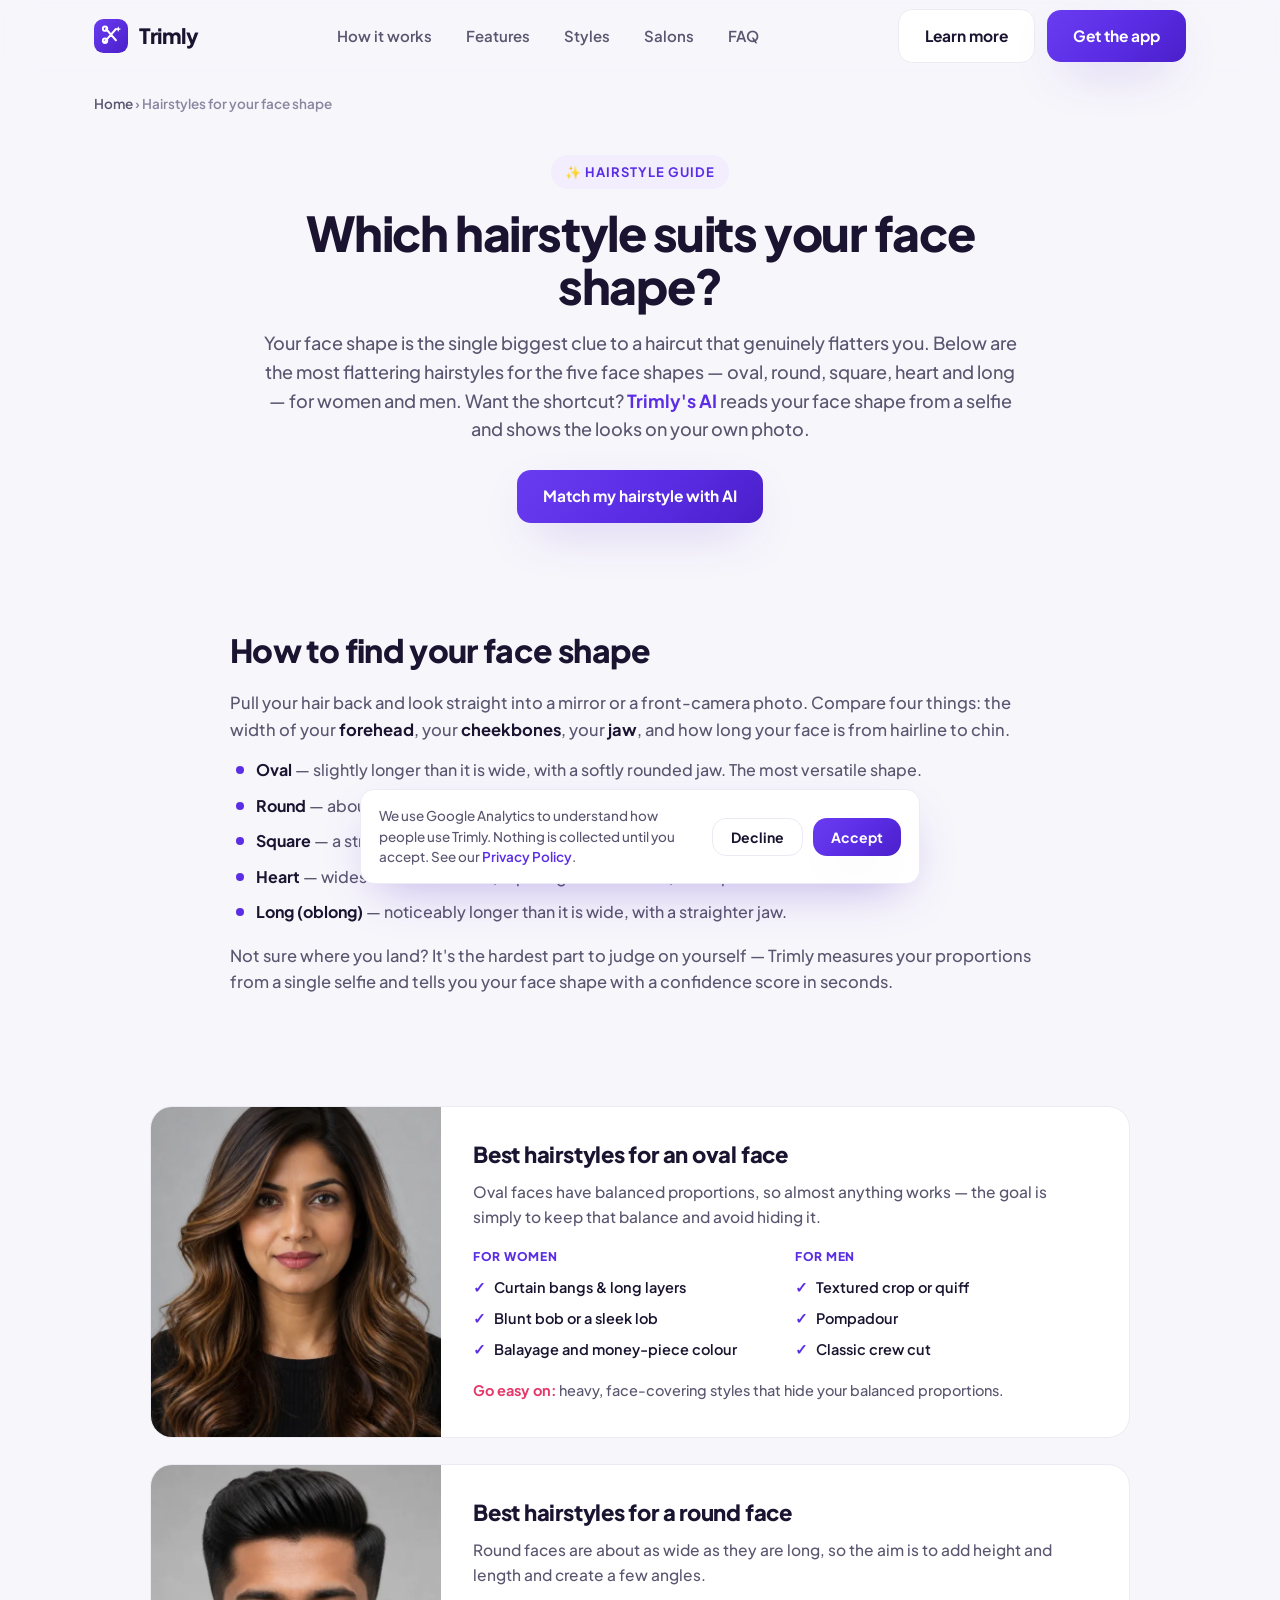
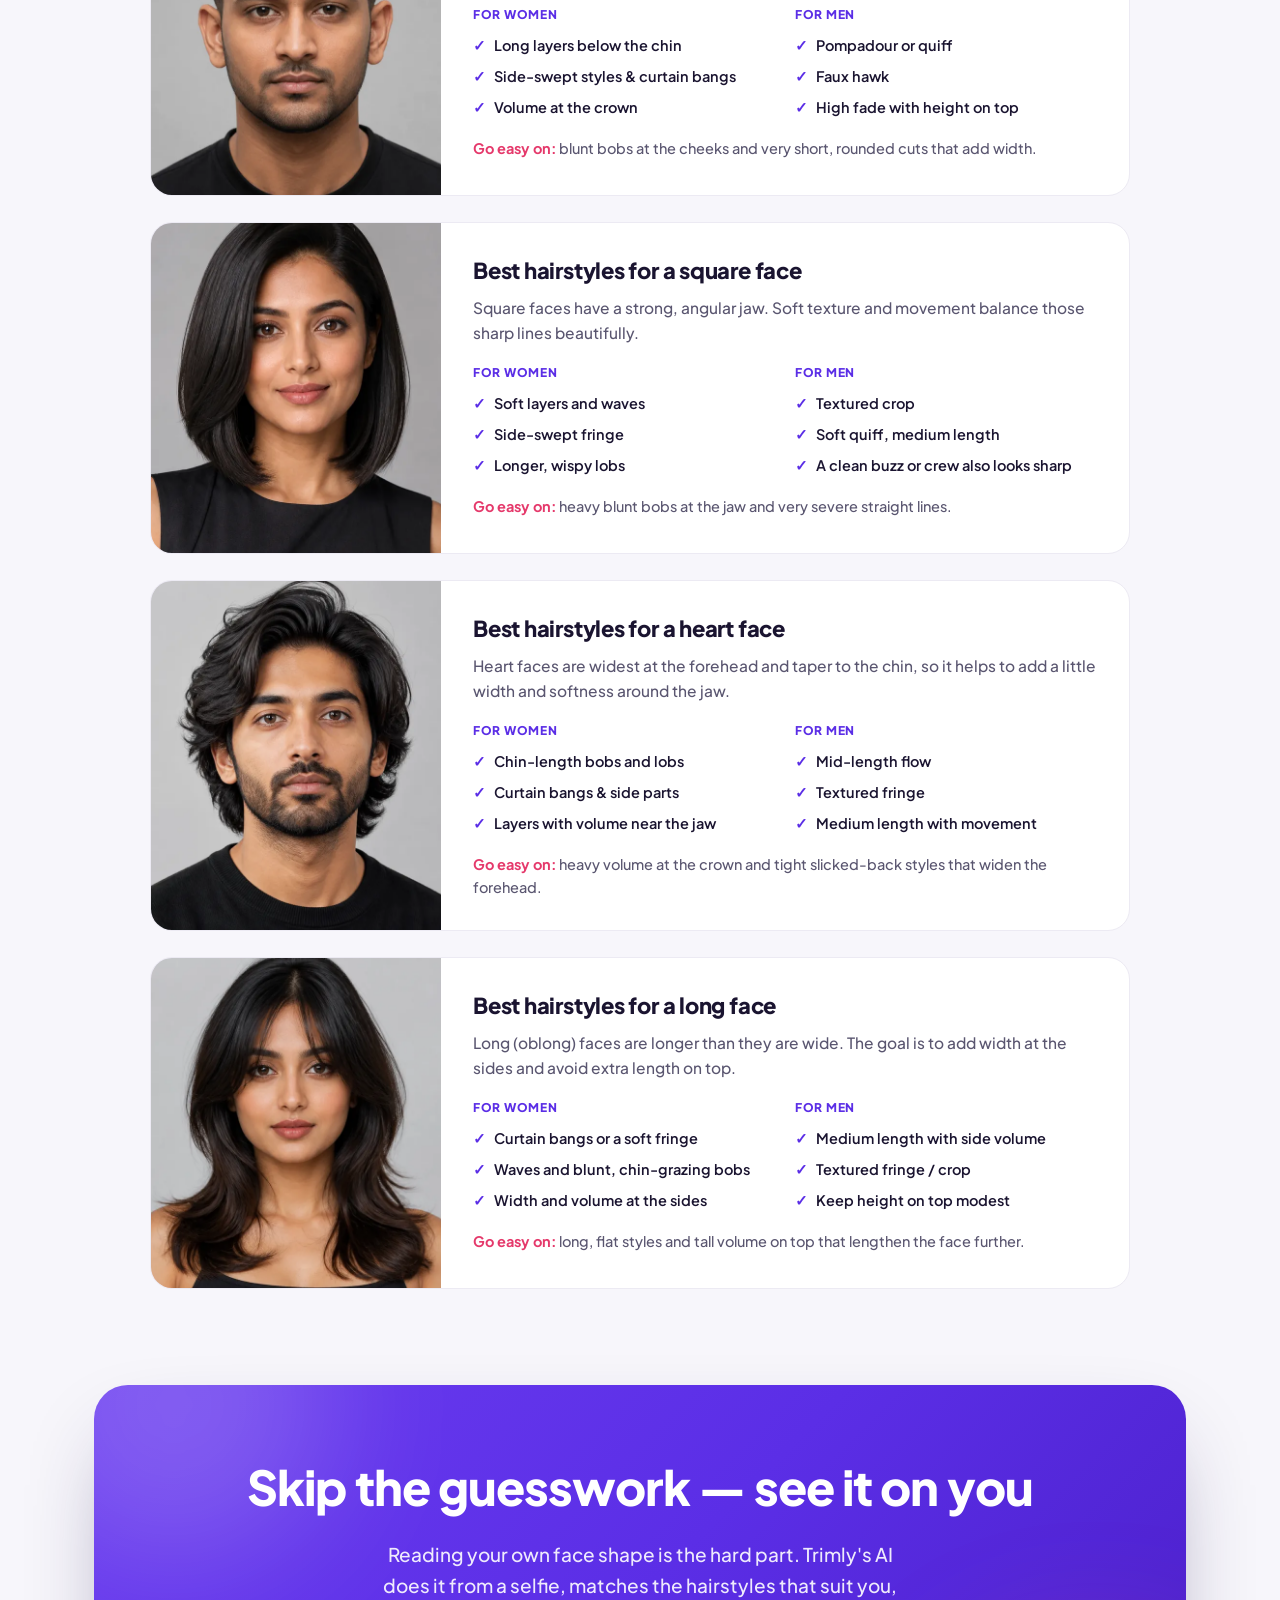
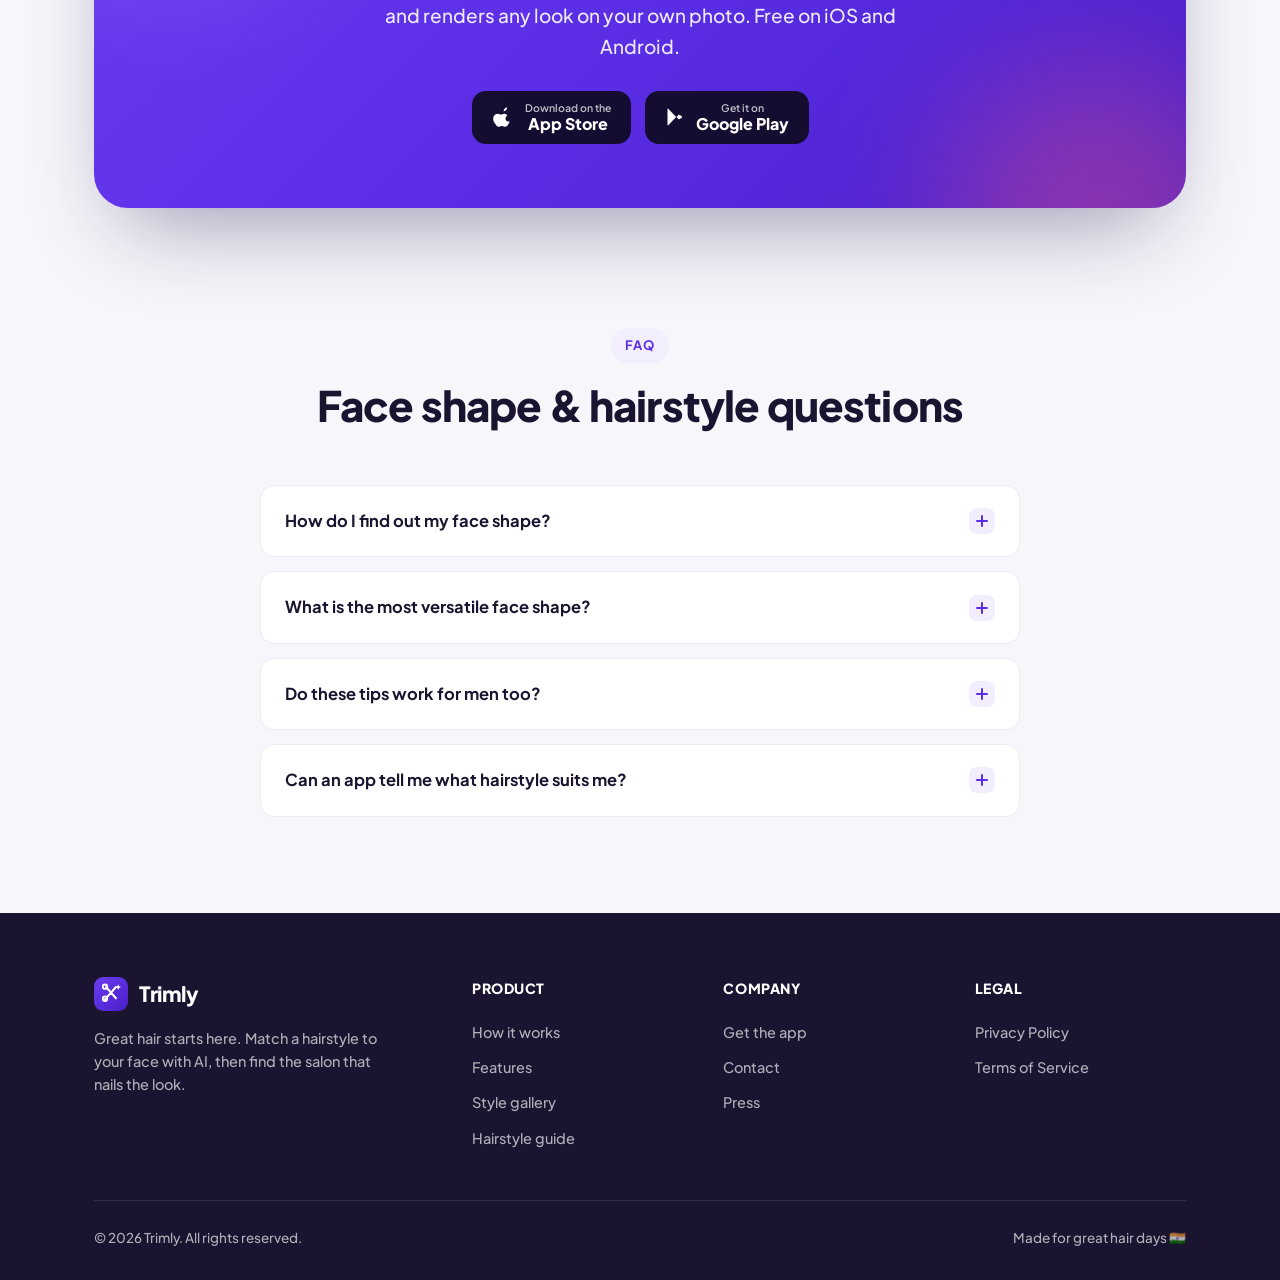
<file: hairstyles-for-your-face-shape.html>
<!DOCTYPE html>
<html lang="en">
<head>
  <meta charset="UTF-8" />
  <meta name="viewport" content="width=device-width, initial-scale=1.0" />
  <meta name="theme-color" content="#5B2EE6" />

  <title>Which Hairstyle Suits Your Face Shape? Women &amp; Men | Trimly</title>
  <meta name="description" content="The best hairstyles for every face shape — oval, round, square, heart and long — for women and men. Learn how to find your face shape, and let Trimly's AI match flattering styles to you and try them on your photo." />
  <meta name="keywords" content="hairstyle for my face shape, what hairstyle suits me, best hairstyles for round face, best hairstyles for oval face, hairstyles for square face, hairstyles for heart face, hairstyles for long face, men's hairstyles for face shape, AI hairstyle" />
  <meta name="author" content="Trimly" />
  <link rel="canonical" href="https://trimly.info/hairstyles-for-your-face-shape.html" />
  <meta name="robots" content="index, follow, max-image-preview:large" />

  <!-- Open Graph -->
  <meta property="og:type" content="article" />
  <meta property="og:site_name" content="Trimly" />
  <meta property="og:title" content="Which Hairstyle Suits Your Face Shape? (Women &amp; Men)" />
  <meta property="og:description" content="The best hairstyles for oval, round, square, heart and long faces — for women and men — plus how to find your face shape." />
  <meta property="og:url" content="https://trimly.info/hairstyles-for-your-face-shape.html" />
  <meta property="og:image" content="https://trimly.info/og-image.png" />
  <meta property="og:image:width" content="1200" />
  <meta property="og:image:height" content="630" />
  <meta property="og:locale" content="en_IN" />

  <!-- Twitter -->
  <meta name="twitter:card" content="summary_large_image" />
  <meta name="twitter:title" content="Which Hairstyle Suits Your Face Shape?" />
  <meta name="twitter:description" content="Best hairstyles for oval, round, square, heart and long faces — women and men. Find your face shape and try styles on with AI." />
  <meta name="twitter:image" content="https://trimly.info/og-image.png" />

  <link rel="icon" type="image/svg+xml" href="favicon.svg" />
  <link rel="apple-touch-icon" href="favicon.svg" />
  <link rel="manifest" href="site.webmanifest" />

  <link rel="preconnect" href="https://fonts.googleapis.com" />
  <link rel="preconnect" href="https://fonts.gstatic.com" crossorigin />
  <link href="https://fonts.googleapis.com/css2?family=Plus+Jakarta+Sans:wght@400;500;600;700;800&display=swap" rel="stylesheet" />
  <link rel="stylesheet" href="styles.css" />

  <!-- Structured data -->
  <script type="application/ld+json">
  {
    "@context": "https://schema.org",
    "@type": "Article",
    "headline": "Which hairstyle suits your face shape?",
    "description": "The best hairstyles for every face shape — oval, round, square, heart and long — for women and men, plus how to find your face shape.",
    "image": "https://trimly.info/og-image.png",
    "author": { "@type": "Organization", "name": "Trimly", "url": "https://trimly.info/" },
    "publisher": { "@type": "Organization", "name": "Trimly", "logo": { "@type": "ImageObject", "url": "https://trimly.info/og-image.png" } },
    "datePublished": "2026-06-27",
    "dateModified": "2026-06-27",
    "mainEntityOfPage": { "@type": "WebPage", "@id": "https://trimly.info/hairstyles-for-your-face-shape.html" }
  }
  </script>
  <script type="application/ld+json">
  {
    "@context": "https://schema.org",
    "@type": "BreadcrumbList",
    "itemListElement": [
      { "@type": "ListItem", "position": 1, "name": "Home", "item": "https://trimly.info/" },
      { "@type": "ListItem", "position": 2, "name": "Hairstyles for your face shape", "item": "https://trimly.info/hairstyles-for-your-face-shape.html" }
    ]
  }
  </script>
  <script type="application/ld+json">
  {
    "@context": "https://schema.org",
    "@type": "FAQPage",
    "mainEntity": [
      { "@type": "Question", "name": "How do I find out my face shape?", "acceptedAnswer": { "@type": "Answer", "text": "Pull your hair back and look straight into a mirror or front-camera photo. Compare your forehead width, cheekbones, jaw and how long your face is from hairline to chin. Oval is slightly longer than wide with a soft jaw; round is about as wide as it is long; square has a strong angular jaw; heart is widest at the forehead and tapers to the chin; long is noticeably longer than wide. Trimly's AI can also measure it for you from a selfie in seconds." } },
      { "@type": "Question", "name": "What is the most versatile face shape for hairstyles?", "acceptedAnswer": { "@type": "Answer", "text": "Oval is generally considered the most versatile face shape because its balanced proportions suit almost any cut, length or fringe. Most styling 'rules' are really about recreating that balance for other face shapes." } },
      { "@type": "Question", "name": "Do face-shape hairstyle tips work for men too?", "acceptedAnswer": { "@type": "Answer", "text": "Yes. The same principles apply: add height for round faces, soften strong jaws on square faces, balance the forehead on heart faces, and avoid too much height on long faces. Trimly recommends gender-appropriate styles for both women and men." } },
      { "@type": "Question", "name": "Can an app tell me what hairstyle suits me?", "acceptedAnswer": { "@type": "Answer", "text": "Yes. Trimly is a free AI hairstyle app: it reads your face shape from a photo, recommends flattering hairstyles with a confidence score, and renders any look on your own face so you can see what suits you before you visit a salon." } }
    ]
  }
  </script>
</head>
<body>

  <!-- ===== Header ===== -->
  <header class="site-header" id="siteHeader">
    <div class="container">
      <nav class="nav" id="nav">
        <a class="brand" href="/" aria-label="Trimly home">
          <svg class="logo-mark" viewBox="0 0 40 40" fill="none" xmlns="http://www.w3.org/2000/svg" aria-hidden="true">
            <rect width="40" height="40" rx="11" fill="url(#lg)"/>
            <path d="M12 27.5c2.6-3 5.3-6.1 8-9.1m0 0 5.8-6.6M20 18.4l-5.8-6.6M20 18.4l5.8 6.6" stroke="#fff" stroke-width="2.4" stroke-linecap="round"/>
            <circle cx="13" cy="11.4" r="2.6" stroke="#fff" stroke-width="2.2"/>
            <circle cx="13" cy="25.6" r="2.6" stroke="#fff" stroke-width="2.2"/>
            <path d="M28.5 8.5l1 2.4 2.4 1-2.4 1-1 2.4-1-2.4-2.4-1 2.4-1 1-2.4Z" fill="#fff"/>
            <defs><linearGradient id="lg" x1="0" y1="0" x2="40" y2="40" gradientUnits="userSpaceOnUse"><stop stop-color="#6A3CF0"/><stop offset="1" stop-color="#4A1FC9"/></linearGradient></defs>
          </svg>
          Trimly
        </a>
        <ul class="nav-links">
          <li><a href="/#how">How it works</a></li>
          <li><a href="/#features">Features</a></li>
          <li><a href="/#gallery">Styles</a></li>
          <li><a href="/#salons">Salons</a></li>
          <li><a href="/#faq">FAQ</a></li>
        </ul>
        <div class="nav-cta">
          <a href="/#faq" class="btn btn-ghost">Learn more</a>
          <a href="/#download" class="btn btn-primary">Get the app</a>
        </div>
        <button class="nav-toggle" id="navToggle" aria-label="Toggle menu" aria-expanded="false">
          <span></span><span></span><span></span>
        </button>
      </nav>
    </div>
  </header>

  <main>
    <div class="container">
      <nav class="crumbs" aria-label="Breadcrumb">
        <a href="/">Home</a> › <span>Hairstyles for your face shape</span>
      </nav>
    </div>

    <!-- ===== Intro ===== -->
    <section class="section" style="padding-top:40px">
      <div class="container">
        <div class="guide-intro reveal">
          <span class="eyebrow">✨ Hairstyle guide</span>
          <h1>Which hairstyle suits your face shape?</h1>
          <p class="lede">Your face shape is the single biggest clue to a haircut that genuinely flatters you. Below are the most flattering hairstyles for the five face shapes — oval, round, square, heart and long — for women and men. Want the shortcut? <a href="/#download" class="inline-link">Trimly's AI</a> reads your face shape from a selfie and shows the looks on your own photo.</p>
          <div class="hero-actions" style="justify-content:center;margin-top:26px">
            <a href="/#download" class="btn btn-primary">Match my hairstyle with AI</a>
          </div>
        </div>
      </div>
    </section>

    <!-- ===== Find your face shape ===== -->
    <section class="section" style="padding-top:0">
      <div class="container">
        <div class="guide-prose reveal">
          <h2>How to find your face shape</h2>
          <p>Pull your hair back and look straight into a mirror or a front-camera photo. Compare four things: the width of your <b>forehead</b>, your <b>cheekbones</b>, your <b>jaw</b>, and how long your face is from hairline to chin.</p>
          <ul class="guide-points">
            <li><b>Oval</b> — slightly longer than it is wide, with a softly rounded jaw. The most versatile shape.</li>
            <li><b>Round</b> — about as wide as it is long, with full cheeks and a soft jaw.</li>
            <li><b>Square</b> — a strong, angular jaw with forehead, cheeks and jaw a similar width.</li>
            <li><b>Heart</b> — widest at the forehead, tapering to a narrower, often pointed chin.</li>
            <li><b>Long (oblong)</b> — noticeably longer than it is wide, with a straighter jaw.</li>
          </ul>
          <p>Not sure where you land? It's the hardest part to judge on yourself — Trimly measures your proportions from a single selfie and tells you your face shape with a confidence score in seconds.</p>
        </div>
      </div>
    </section>

    <!-- ===== Face shape cards ===== -->
    <section class="section" style="padding-top:0">
      <div class="container">
        <div class="fs-list">

          <article class="fs-card reveal" id="oval">
            <div class="fs-photo"><img src="assets/styles/honey-balayage.webp" alt="Long layers with honey balayage — a flattering hairstyle for oval faces" width="600" height="800" loading="lazy" decoding="async" /></div>
            <div class="fs-body">
              <h3>Best hairstyles for an oval face</h3>
              <p class="fs-desc">Oval faces have balanced proportions, so almost anything works — the goal is simply to keep that balance and avoid hiding it.</p>
              <div class="rec-cols">
                <div><h4>For women</h4><ul><li>Curtain bangs &amp; long layers</li><li>Blunt bob or a sleek lob</li><li>Balayage and money-piece colour</li></ul></div>
                <div><h4>For men</h4><ul><li>Textured crop or quiff</li><li>Pompadour</li><li>Classic crew cut</li></ul></div>
              </div>
              <p class="fs-avoid"><b>Go easy on:</b> heavy, face-covering styles that hide your balanced proportions.</p>
            </div>
          </article>

          <article class="fs-card reveal" id="round">
            <div class="fs-photo"><img src="assets/styles/pompadour.webp" alt="A pompadour adds height that flatters a round face" width="600" height="800" loading="lazy" decoding="async" /></div>
            <div class="fs-body">
              <h3>Best hairstyles for a round face</h3>
              <p class="fs-desc">Round faces are about as wide as they are long, so the aim is to add height and length and create a few angles.</p>
              <div class="rec-cols">
                <div><h4>For women</h4><ul><li>Long layers below the chin</li><li>Side-swept styles &amp; curtain bangs</li><li>Volume at the crown</li></ul></div>
                <div><h4>For men</h4><ul><li>Pompadour or quiff</li><li>Faux hawk</li><li>High fade with height on top</li></ul></div>
              </div>
              <p class="fs-avoid"><b>Go easy on:</b> blunt bobs at the cheeks and very short, rounded cuts that add width.</p>
            </div>
          </article>

          <article class="fs-card reveal" id="square">
            <div class="fs-photo"><img src="assets/styles/sleek-lob.webp" alt="A soft lob softens a strong square jaw" width="600" height="800" loading="lazy" decoding="async" /></div>
            <div class="fs-body">
              <h3>Best hairstyles for a square face</h3>
              <p class="fs-desc">Square faces have a strong, angular jaw. Soft texture and movement balance those sharp lines beautifully.</p>
              <div class="rec-cols">
                <div><h4>For women</h4><ul><li>Soft layers and waves</li><li>Side-swept fringe</li><li>Longer, wispy lobs</li></ul></div>
                <div><h4>For men</h4><ul><li>Textured crop</li><li>Soft quiff, medium length</li><li>A clean buzz or crew also looks sharp</li></ul></div>
              </div>
              <p class="fs-avoid"><b>Go easy on:</b> heavy blunt bobs at the jaw and very severe straight lines.</p>
            </div>
          </article>

          <article class="fs-card reveal" id="heart">
            <div class="fs-photo"><img src="assets/styles/modern-flow.webp" alt="Mid-length flow with a fringe balances a heart-shaped face" width="600" height="800" loading="lazy" decoding="async" /></div>
            <div class="fs-body">
              <h3>Best hairstyles for a heart face</h3>
              <p class="fs-desc">Heart faces are widest at the forehead and taper to the chin, so it helps to add a little width and softness around the jaw.</p>
              <div class="rec-cols">
                <div><h4>For women</h4><ul><li>Chin-length bobs and lobs</li><li>Curtain bangs &amp; side parts</li><li>Layers with volume near the jaw</li></ul></div>
                <div><h4>For men</h4><ul><li>Mid-length flow</li><li>Textured fringe</li><li>Medium length with movement</li></ul></div>
              </div>
              <p class="fs-avoid"><b>Go easy on:</b> heavy volume at the crown and tight slicked-back styles that widen the forehead.</p>
            </div>
          </article>

          <article class="fs-card reveal" id="long">
            <div class="fs-photo"><img src="assets/styles/curtain-bangs.webp" alt="Curtain bangs add width and shorten a long face" width="600" height="800" loading="lazy" decoding="async" /></div>
            <div class="fs-body">
              <h3>Best hairstyles for a long face</h3>
              <p class="fs-desc">Long (oblong) faces are longer than they are wide. The goal is to add width at the sides and avoid extra length on top.</p>
              <div class="rec-cols">
                <div><h4>For women</h4><ul><li>Curtain bangs or a soft fringe</li><li>Waves and blunt, chin-grazing bobs</li><li>Width and volume at the sides</li></ul></div>
                <div><h4>For men</h4><ul><li>Medium length with side volume</li><li>Textured fringe / crop</li><li>Keep height on top modest</li></ul></div>
              </div>
              <p class="fs-avoid"><b>Go easy on:</b> long, flat styles and tall volume on top that lengthen the face further.</p>
            </div>
          </article>

        </div>
      </div>
    </section>

    <!-- ===== CTA ===== -->
    <section class="cta-band">
      <div class="container">
        <div class="cta-inner reveal">
          <h2>Skip the guesswork — see it on you</h2>
          <p>Reading your own face shape is the hard part. Trimly's AI does it from a selfie, matches the hairstyles that suit you, and renders any look on your own photo. Free on iOS and Android.</p>
          <div class="cta-actions">
            <a href="https://apps.apple.com/us/app/trimly-hairstyle-try-on/id6786060527" class="store-badge on-grad" aria-label="Download on the App Store" target="_blank" rel="noopener">
              <svg width="22" height="22" viewBox="0 0 24 24" fill="#fff" aria-hidden="true"><path d="M16.5 1.5c.1 1-.3 2-1 2.8-.7.8-1.8 1.4-2.8 1.3-.1-1 .4-2 1-2.7.8-.8 2-1.4 2.8-1.4ZM19.3 17c-.5 1.1-.7 1.6-1.3 2.6-.9 1.4-2.1 3.1-3.6 3.1-1.3 0-1.7-.9-3.5-.9s-2.2.8-3.5.9c-1.5 0-2.6-1.5-3.5-2.9C1 17.3.7 13 2.3 10.7c.9-1.3 2.5-2.2 3.9-2.2 1.5 0 2.4.9 3.6.9 1.2 0 1.9-.9 3.6-.9 1.2 0 2.5.7 3.4 1.8-3 1.6-2.5 5.9.5 6.7Z"/></svg>
              <span><small>Download on the</small><b>App Store</b></span>
            </a>
            <a href="https://play.google.com/store/apps/details?id=infoo.trimly.app" class="store-badge on-grad" aria-label="Get it on Google Play" target="_blank" rel="noopener">
              <svg width="20" height="22" viewBox="0 0 24 24" aria-hidden="true"><path d="M3.6 1.8 13.4 12 3.6 22.2c-.4-.2-.6-.6-.6-1.1V2.9c0-.5.2-.9.6-1.1Z" fill="#fff"/><path d="m16.5 8.9 3.3 1.9c.9.5.9 1.8 0 2.3l-3.3 1.9-2.7-3 2.7-3Z" fill="#fff"/></svg>
              <span><small>Get it on</small><b>Google Play</b></span>
            </a>
          </div>
        </div>
      </div>
    </section>

    <!-- ===== FAQ ===== -->
    <section class="section" style="padding-top:24px">
      <div class="container">
        <div class="section-head reveal">
          <span class="eyebrow">FAQ</span>
          <h2>Face shape &amp; hairstyle questions</h2>
        </div>
        <div class="faq-list">
          <details class="faq-item reveal">
            <summary>How do I find out my face shape? <span class="plus">+</span></summary>
            <div class="faq-body">Pull your hair back and look straight into a mirror or front-camera photo, then compare your forehead width, cheekbones, jaw and face length. Oval is slightly longer than wide with a soft jaw; round is about as wide as it is long; square has a strong angular jaw; heart is widest at the forehead and tapers to the chin; long is noticeably longer than wide. Trimly's AI can also measure it from a selfie in seconds.</div>
          </details>
          <details class="faq-item reveal">
            <summary>What is the most versatile face shape? <span class="plus">+</span></summary>
            <div class="faq-body">Oval is generally considered the most versatile, because its balanced proportions suit almost any cut, length or fringe. Most styling "rules" are really about recreating that balance for other face shapes.</div>
          </details>
          <details class="faq-item reveal">
            <summary>Do these tips work for men too? <span class="plus">+</span></summary>
            <div class="faq-body">Yes — the same principles apply: add height for round faces, soften strong jaws on square faces, balance the forehead on heart faces, and keep height modest on long faces. Trimly recommends gender-appropriate styles for both women and men.</div>
          </details>
          <details class="faq-item reveal">
            <summary>Can an app tell me what hairstyle suits me? <span class="plus">+</span></summary>
            <div class="faq-body">Yes. <a href="/#download">Trimly</a> is a free AI hairstyle app: it reads your face shape from a photo, recommends flattering hairstyles with a confidence score, and renders any look on your own face — so you can see what suits you before you visit a salon.</div>
          </details>
        </div>
      </div>
    </section>
  </main>

  <!-- ===== Footer ===== -->
  <footer class="site-footer">
    <div class="container">
      <div class="footer-grid">
        <div class="footer-brand">
          <a class="brand" href="/">
            <svg class="logo-mark" viewBox="0 0 40 40" fill="none" xmlns="http://www.w3.org/2000/svg" aria-hidden="true">
              <rect width="40" height="40" rx="11" fill="url(#lgf)"/>
              <path d="M12 27.5c2.6-3 5.3-6.1 8-9.1m0 0 5.8-6.6M20 18.4l-5.8-6.6M20 18.4l5.8 6.6" stroke="#fff" stroke-width="2.4" stroke-linecap="round"/>
              <circle cx="13" cy="11.4" r="2.6" stroke="#fff" stroke-width="2.2"/>
              <circle cx="13" cy="25.6" r="2.6" stroke="#fff" stroke-width="2.2"/>
              <path d="M28.5 8.5l1 2.4 2.4 1-2.4 1-1 2.4-1-2.4-2.4-1 2.4-1 1-2.4Z" fill="#fff"/>
              <defs><linearGradient id="lgf" x1="0" y1="0" x2="40" y2="40" gradientUnits="userSpaceOnUse"><stop stop-color="#6A3CF0"/><stop offset="1" stop-color="#4A1FC9"/></linearGradient></defs>
            </svg>
            Trimly
          </a>
          <p>Great hair starts here. Match a hairstyle to your face with AI, then find the salon that nails the look.</p>
        </div>
        <div class="footer-col">
          <h4>Product</h4>
          <a href="/#how">How it works</a>
          <a href="/#features">Features</a>
          <a href="/#gallery">Style gallery</a>
          <a href="hairstyles-for-your-face-shape.html">Hairstyle guide</a>
        </div>
        <div class="footer-col">
          <h4>Company</h4>
          <a href="/#download">Get the app</a>
          <a href="mailto:support@trimly.info">Contact</a>
          <a href="mailto:support@trimly.info">Press</a>
        </div>
        <div class="footer-col">
          <h4>Legal</h4>
          <a href="privacy.html">Privacy Policy</a>
          <a href="terms.html">Terms of Service</a>
        </div>
      </div>
      <div class="footer-bottom">
        <span>© <span id="year">2026</span> Trimly. All rights reserved.</span>
        <span class="made">Made for great hair days 🇮🇳</span>
      </div>
    </div>
  </footer>

  <script src="analytics.js" defer></script>
  <script src="main.js" defer></script>
</body>
</html>
</file>
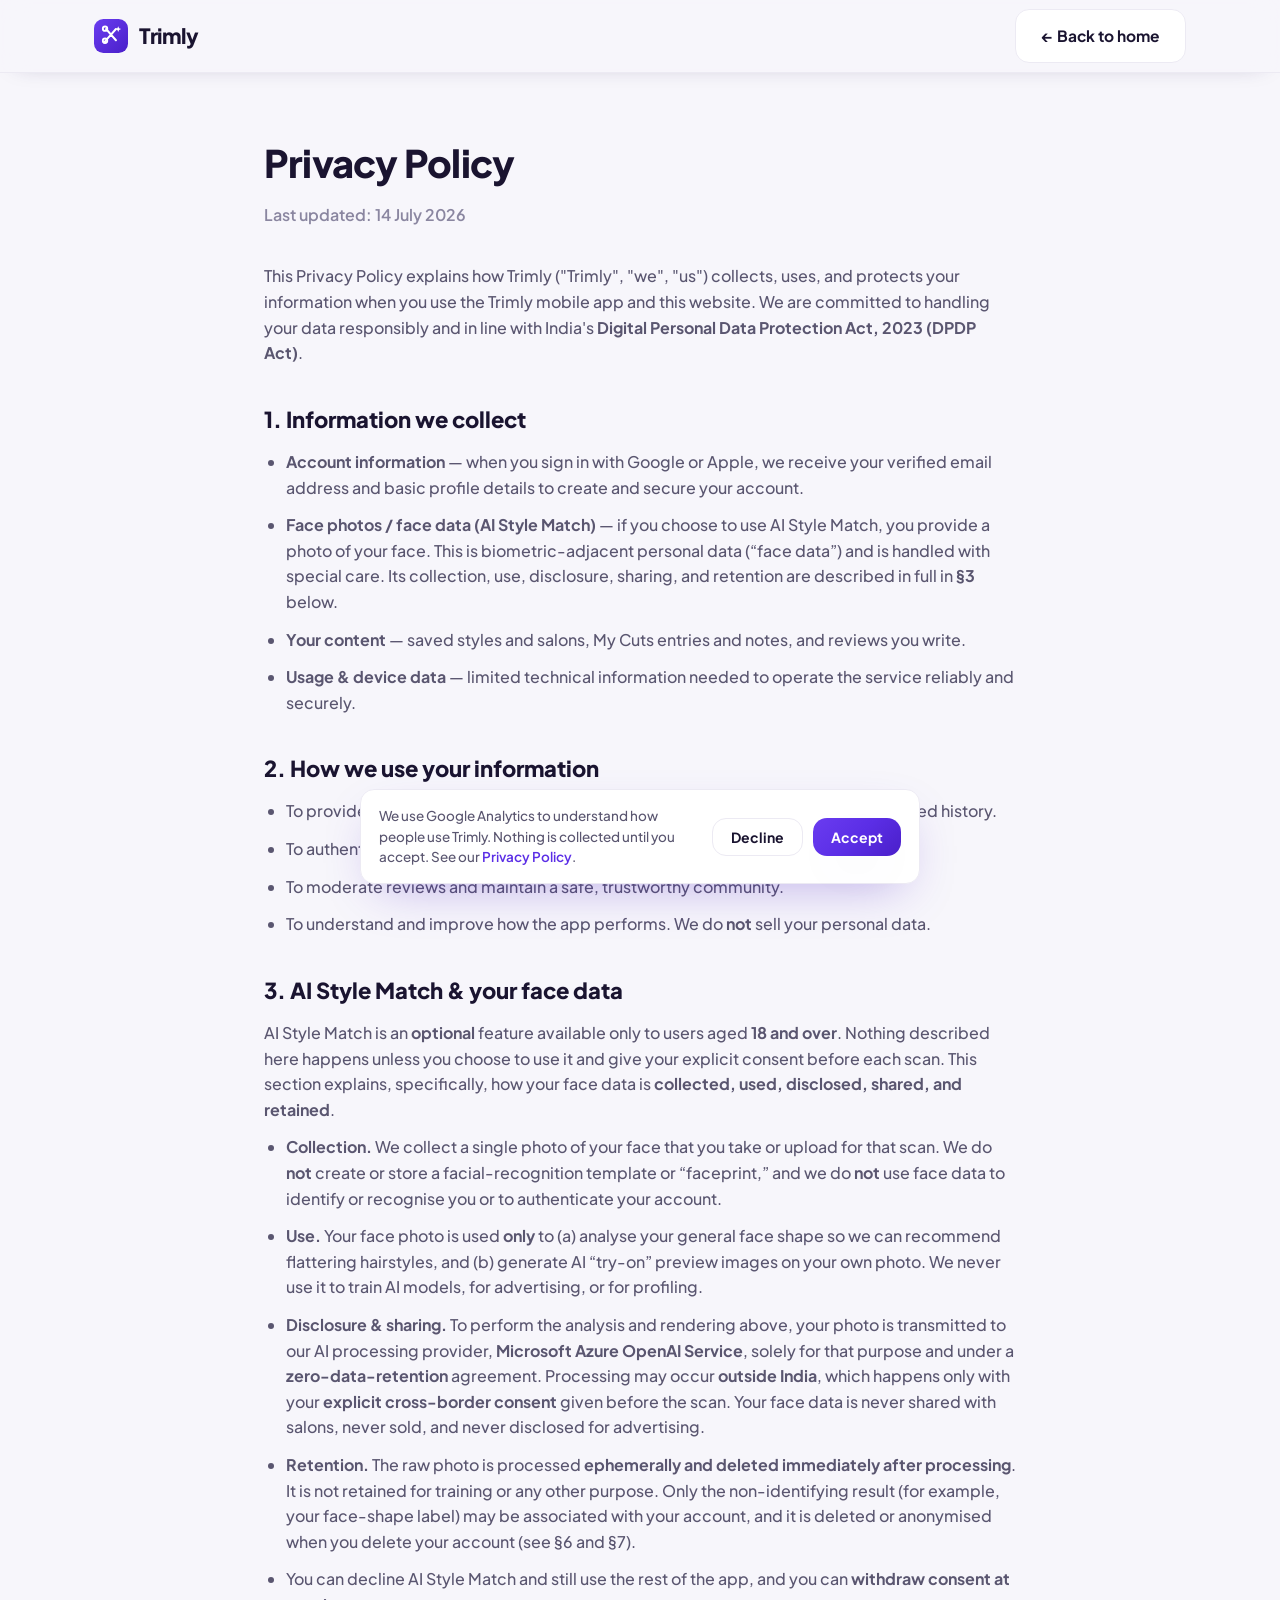
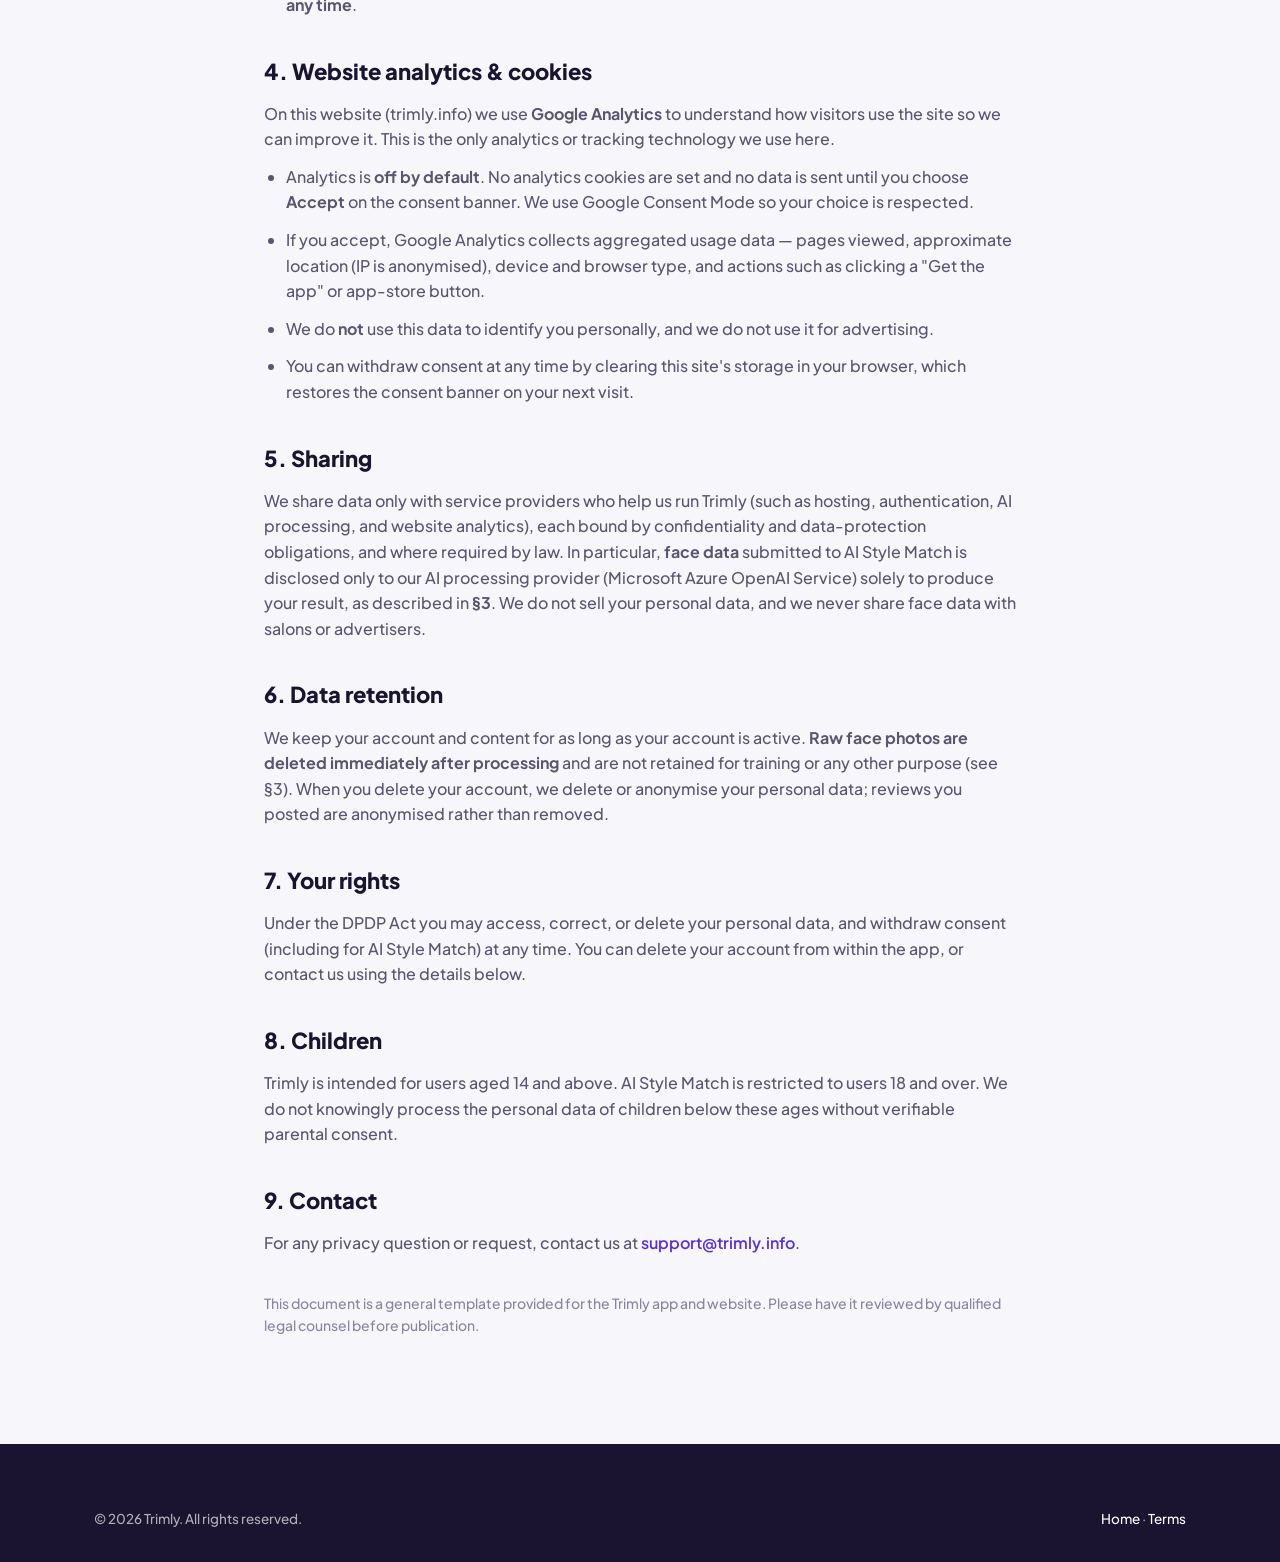
<file: privacy.html>
<!DOCTYPE html>
<html lang="en">
<head>
  <meta charset="UTF-8" />
  <meta name="viewport" content="width=device-width, initial-scale=1.0" />
  <meta name="theme-color" content="#5B2EE6" />
  <title>Privacy Policy — Trimly</title>
  <meta name="description" content="How Trimly collects, uses, and protects your data, including face photos used for AI Style Match, under India's DPDP Act 2023." />
  <link rel="canonical" href="https://trimly.info/privacy.html" />
  <link rel="icon" type="image/svg+xml" href="favicon.svg" />
  <link rel="preconnect" href="https://fonts.googleapis.com" />
  <link rel="preconnect" href="https://fonts.gstatic.com" crossorigin />
  <link href="https://fonts.googleapis.com/css2?family=Plus+Jakarta+Sans:wght@400;500;600;700;800&display=swap" rel="stylesheet" />
  <link rel="stylesheet" href="styles.css" />
</head>
<body>
  <header class="site-header scrolled">
    <div class="container">
      <nav class="nav">
        <a class="brand" href="/">
          <svg class="logo-mark" viewBox="0 0 40 40" fill="none" xmlns="http://www.w3.org/2000/svg" aria-hidden="true">
            <rect width="40" height="40" rx="11" fill="url(#lg)"/>
            <path d="M12 27.5c2.6-3 5.3-6.1 8-9.1m0 0 5.8-6.6M20 18.4l-5.8-6.6M20 18.4l5.8 6.6" stroke="#fff" stroke-width="2.4" stroke-linecap="round"/>
            <circle cx="13" cy="11.4" r="2.6" stroke="#fff" stroke-width="2.2"/>
            <circle cx="13" cy="25.6" r="2.6" stroke="#fff" stroke-width="2.2"/>
            <path d="M28.5 8.5l1 2.4 2.4 1-2.4 1-1 2.4-1-2.4-2.4-1 2.4-1 1-2.4Z" fill="#fff"/>
            <defs><linearGradient id="lg" x1="0" y1="0" x2="40" y2="40" gradientUnits="userSpaceOnUse"><stop stop-color="#6A3CF0"/><stop offset="1" stop-color="#4A1FC9"/></linearGradient></defs>
          </svg>
          Trimly
        </a>
        <div class="nav-cta"><a href="/" class="btn btn-ghost">← Back to home</a></div>
      </nav>
    </div>
  </header>

  <article class="legal">
    <h1>Privacy Policy</h1>
    <p class="updated">Last updated: 14 July 2026</p>

    <p>This Privacy Policy explains how Trimly ("Trimly", "we", "us") collects, uses, and protects your information when you use the Trimly mobile app and this website. We are committed to handling your data responsibly and in line with India's <strong>Digital Personal Data Protection Act, 2023 (DPDP Act)</strong>.</p>

    <h2>1. Information we collect</h2>
    <ul>
      <li><strong>Account information</strong> — when you sign in with Google or Apple, we receive your verified email address and basic profile details to create and secure your account.</li>
      <li><strong>Face photos / face data (AI Style Match)</strong> — if you choose to use AI Style Match, you provide a photo of your face. This is biometric-adjacent personal data (&ldquo;face data&rdquo;) and is handled with special care. Its collection, use, disclosure, sharing, and retention are described in full in <strong>§3</strong> below.</li>
      <li><strong>Your content</strong> — saved styles and salons, My Cuts entries and notes, and reviews you write.</li>
      <li><strong>Usage &amp; device data</strong> — limited technical information needed to operate the service reliably and securely.</li>
    </ul>

    <h2>2. How we use your information</h2>
    <ul>
      <li>To provide style recommendations, AI try-on images, salon discovery, and your saved history.</li>
      <li>To authenticate you and keep your account and content secure across devices.</li>
      <li>To moderate reviews and maintain a safe, trustworthy community.</li>
      <li>To understand and improve how the app performs. We do <strong>not</strong> sell your personal data.</li>
    </ul>

    <h2>3. AI Style Match &amp; your face data</h2>
    <p>AI Style Match is an <strong>optional</strong> feature available only to users aged <strong>18 and over</strong>. Nothing described here happens unless you choose to use it and give your explicit consent before each scan. This section explains, specifically, how your face data is <strong>collected, used, disclosed, shared, and retained</strong>.</p>
    <ul>
      <li><strong>Collection.</strong> We collect a single photo of your face that you take or upload for that scan. We do <strong>not</strong> create or store a facial-recognition template or &ldquo;faceprint,&rdquo; and we do <strong>not</strong> use face data to identify or recognise you or to authenticate your account.</li>
      <li><strong>Use.</strong> Your face photo is used <strong>only</strong> to (a) analyse your general face shape so we can recommend flattering hairstyles, and (b) generate AI &ldquo;try-on&rdquo; preview images on your own photo. We never use it to train AI models, for advertising, or for profiling.</li>
      <li><strong>Disclosure &amp; sharing.</strong> To perform the analysis and rendering above, your photo is transmitted to our AI processing provider, <strong>Microsoft Azure OpenAI Service</strong>, solely for that purpose and under a <strong>zero-data-retention</strong> agreement. Processing may occur <strong>outside India</strong>, which happens only with your <strong>explicit cross-border consent</strong> given before the scan. Your face data is never shared with salons, never sold, and never disclosed for advertising.</li>
      <li><strong>Retention.</strong> The raw photo is processed <strong>ephemerally and deleted immediately after processing</strong>. It is not retained for training or any other purpose. Only the non-identifying result (for example, your face-shape label) may be associated with your account, and it is deleted or anonymised when you delete your account (see §6 and §7).</li>
      <li>You can decline AI Style Match and still use the rest of the app, and you can <strong>withdraw consent at any time</strong>.</li>
    </ul>

    <h2>4. Website analytics &amp; cookies</h2>
    <p>On this website (trimly.info) we use <strong>Google Analytics</strong> to understand how visitors use the site so we can improve it. This is the only analytics or tracking technology we use here.</p>
    <ul>
      <li>Analytics is <strong>off by default</strong>. No analytics cookies are set and no data is sent until you choose <strong>Accept</strong> on the consent banner. We use Google Consent Mode so your choice is respected.</li>
      <li>If you accept, Google Analytics collects aggregated usage data — pages viewed, approximate location (IP is anonymised), device and browser type, and actions such as clicking a "Get the app" or app-store button.</li>
      <li>We do <strong>not</strong> use this data to identify you personally, and we do not use it for advertising.</li>
      <li>You can withdraw consent at any time by clearing this site's storage in your browser, which restores the consent banner on your next visit.</li>
    </ul>

    <h2>5. Sharing</h2>
    <p>We share data only with service providers who help us run Trimly (such as hosting, authentication, AI processing, and website analytics), each bound by confidentiality and data-protection obligations, and where required by law. In particular, <strong>face data</strong> submitted to AI Style Match is disclosed only to our AI processing provider (Microsoft Azure OpenAI Service) solely to produce your result, as described in <strong>§3</strong>. We do not sell your personal data, and we never share face data with salons or advertisers.</p>

    <h2>6. Data retention</h2>
    <p>We keep your account and content for as long as your account is active. <strong>Raw face photos are deleted immediately after processing</strong> and are not retained for training or any other purpose (see §3). When you delete your account, we delete or anonymise your personal data; reviews you posted are anonymised rather than removed.</p>

    <h2>7. Your rights</h2>
    <p>Under the DPDP Act you may access, correct, or delete your personal data, and withdraw consent (including for AI Style Match) at any time. You can delete your account from within the app, or contact us using the details below.</p>

    <h2>8. Children</h2>
    <p>Trimly is intended for users aged 14 and above. AI Style Match is restricted to users 18 and over. We do not knowingly process the personal data of children below these ages without verifiable parental consent.</p>

    <h2>9. Contact</h2>
    <p>For any privacy question or request, contact us at <a href="mailto:support@trimly.info">support@trimly.info</a>.</p>

    <p style="margin-top:36px;font-size:14px;color:var(--muted-2)">This document is a general template provided for the Trimly app and website. Please have it reviewed by qualified legal counsel before publication.</p>
  </article>

  <footer class="site-footer">
    <div class="container">
      <div class="footer-bottom" style="border:0;padding-top:0">
        <span>© 2026 Trimly. All rights reserved.</span>
        <span><a href="/" style="color:#fff">Home</a> · <a href="terms.html" style="color:#fff">Terms</a></span>
      </div>
    </div>
  </footer>
  <script src="analytics.js" defer></script>
</body>
</html>
</file>
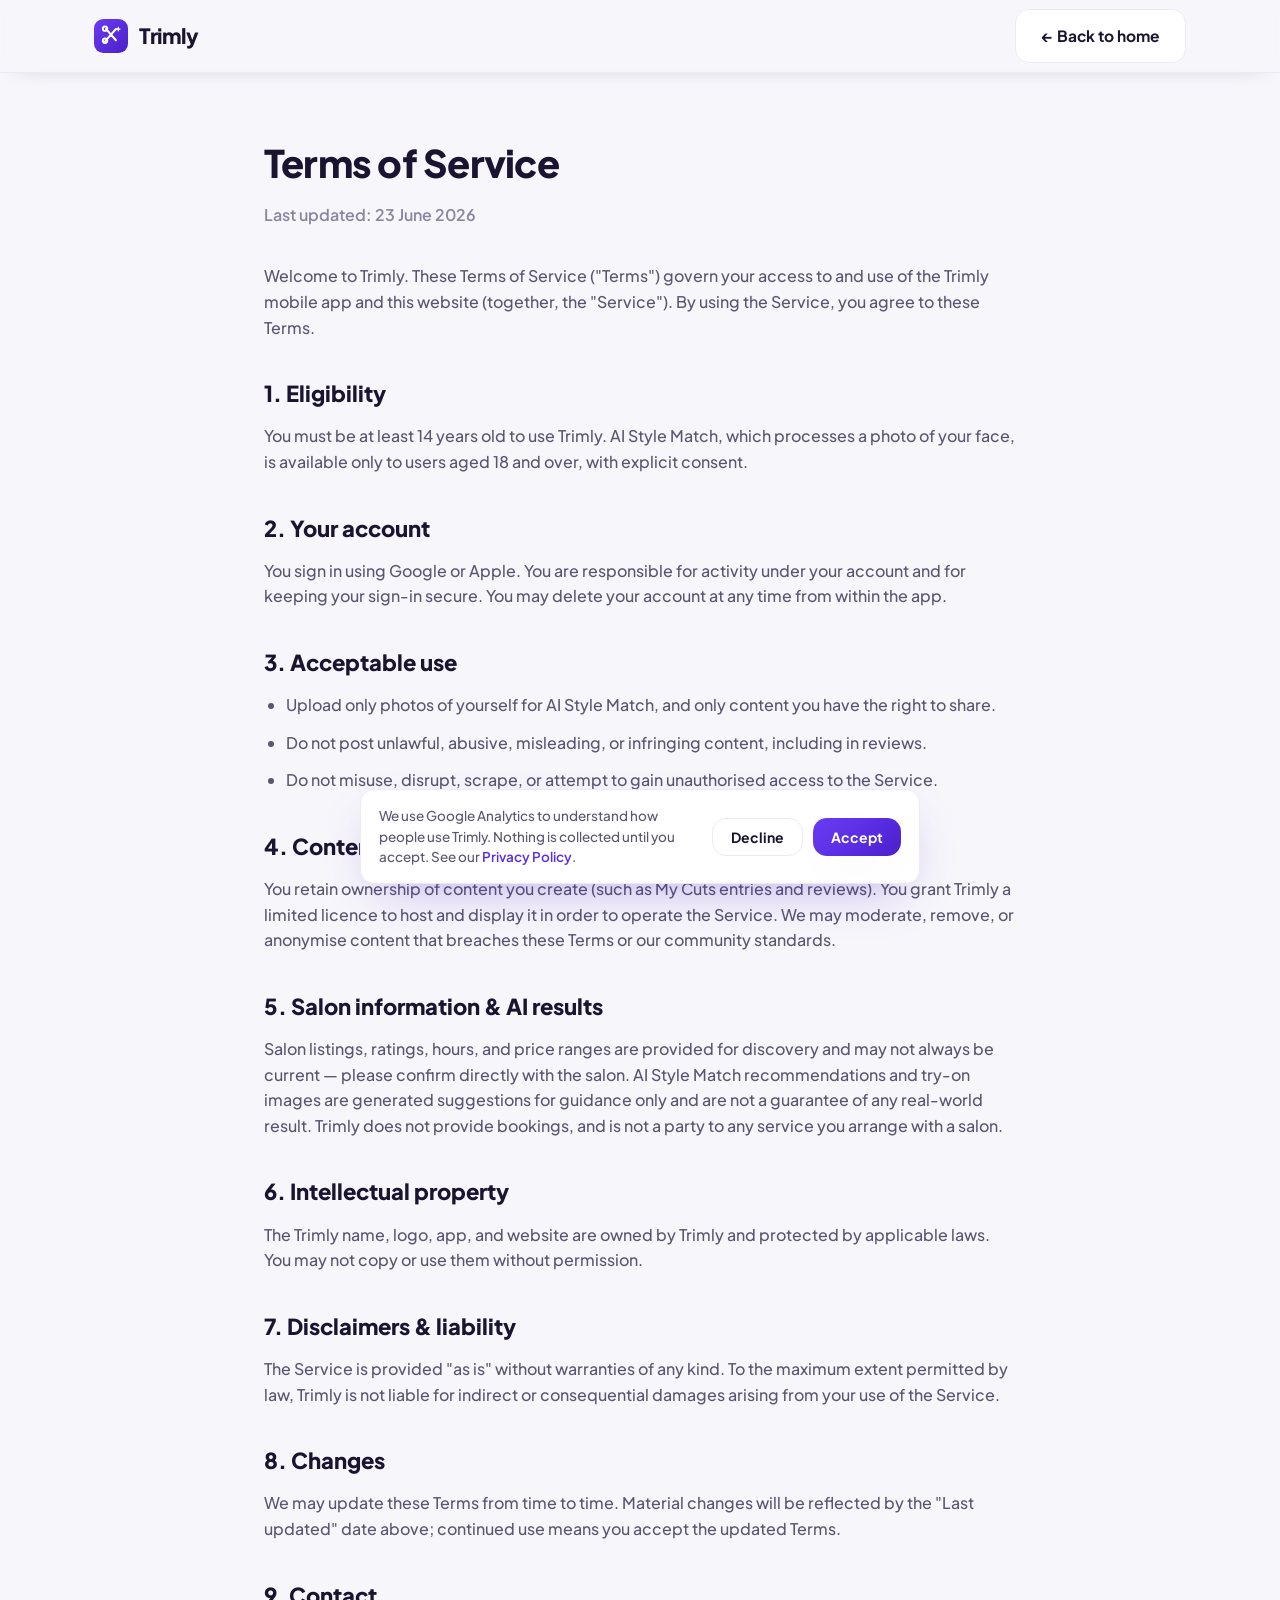
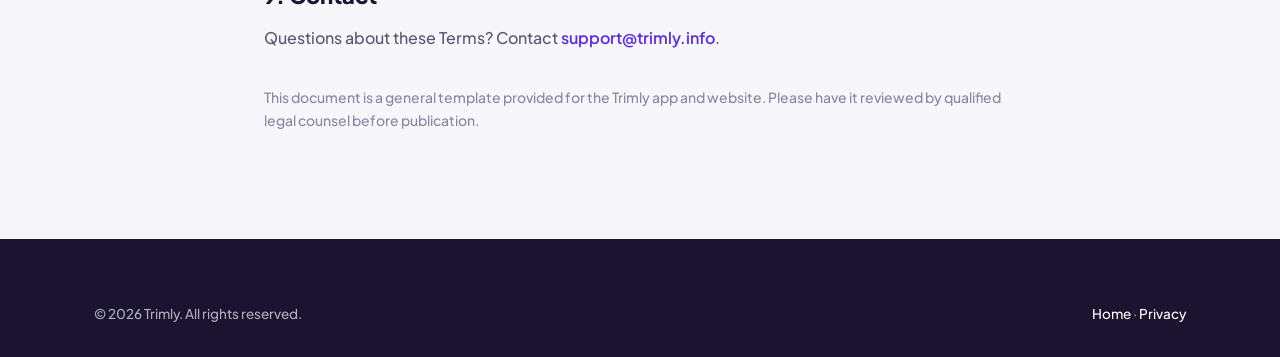
<file: terms.html>
<!DOCTYPE html>
<html lang="en">
<head>
  <meta charset="UTF-8" />
  <meta name="viewport" content="width=device-width, initial-scale=1.0" />
  <meta name="theme-color" content="#5B2EE6" />
  <title>Terms of Service — Trimly</title>
  <meta name="description" content="The terms that govern your use of the Trimly app and website." />
  <link rel="canonical" href="https://trimly.info/terms.html" />
  <link rel="icon" type="image/svg+xml" href="favicon.svg" />
  <link rel="preconnect" href="https://fonts.googleapis.com" />
  <link rel="preconnect" href="https://fonts.gstatic.com" crossorigin />
  <link href="https://fonts.googleapis.com/css2?family=Plus+Jakarta+Sans:wght@400;500;600;700;800&display=swap" rel="stylesheet" />
  <link rel="stylesheet" href="styles.css" />
</head>
<body>
  <header class="site-header scrolled">
    <div class="container">
      <nav class="nav">
        <a class="brand" href="/">
          <svg class="logo-mark" viewBox="0 0 40 40" fill="none" xmlns="http://www.w3.org/2000/svg" aria-hidden="true">
            <rect width="40" height="40" rx="11" fill="url(#lg)"/>
            <path d="M12 27.5c2.6-3 5.3-6.1 8-9.1m0 0 5.8-6.6M20 18.4l-5.8-6.6M20 18.4l5.8 6.6" stroke="#fff" stroke-width="2.4" stroke-linecap="round"/>
            <circle cx="13" cy="11.4" r="2.6" stroke="#fff" stroke-width="2.2"/>
            <circle cx="13" cy="25.6" r="2.6" stroke="#fff" stroke-width="2.2"/>
            <path d="M28.5 8.5l1 2.4 2.4 1-2.4 1-1 2.4-1-2.4-2.4-1 2.4-1 1-2.4Z" fill="#fff"/>
            <defs><linearGradient id="lg" x1="0" y1="0" x2="40" y2="40" gradientUnits="userSpaceOnUse"><stop stop-color="#6A3CF0"/><stop offset="1" stop-color="#4A1FC9"/></linearGradient></defs>
          </svg>
          Trimly
        </a>
        <div class="nav-cta"><a href="/" class="btn btn-ghost">← Back to home</a></div>
      </nav>
    </div>
  </header>

  <article class="legal">
    <h1>Terms of Service</h1>
    <p class="updated">Last updated: 23 June 2026</p>

    <p>Welcome to Trimly. These Terms of Service ("Terms") govern your access to and use of the Trimly mobile app and this website (together, the "Service"). By using the Service, you agree to these Terms.</p>

    <h2>1. Eligibility</h2>
    <p>You must be at least 14 years old to use Trimly. AI Style Match, which processes a photo of your face, is available only to users aged 18 and over, with explicit consent.</p>

    <h2>2. Your account</h2>
    <p>You sign in using Google or Apple. You are responsible for activity under your account and for keeping your sign-in secure. You may delete your account at any time from within the app.</p>

    <h2>3. Acceptable use</h2>
    <ul>
      <li>Upload only photos of yourself for AI Style Match, and only content you have the right to share.</li>
      <li>Do not post unlawful, abusive, misleading, or infringing content, including in reviews.</li>
      <li>Do not misuse, disrupt, scrape, or attempt to gain unauthorised access to the Service.</li>
    </ul>

    <h2>4. Content &amp; reviews</h2>
    <p>You retain ownership of content you create (such as My Cuts entries and reviews). You grant Trimly a limited licence to host and display it in order to operate the Service. We may moderate, remove, or anonymise content that breaches these Terms or our community standards.</p>

    <h2>5. Salon information &amp; AI results</h2>
    <p>Salon listings, ratings, hours, and price ranges are provided for discovery and may not always be current — please confirm directly with the salon. AI Style Match recommendations and try-on images are generated suggestions for guidance only and are not a guarantee of any real-world result. Trimly does not provide bookings, and is not a party to any service you arrange with a salon.</p>

    <h2>6. Intellectual property</h2>
    <p>The Trimly name, logo, app, and website are owned by Trimly and protected by applicable laws. You may not copy or use them without permission.</p>

    <h2>7. Disclaimers &amp; liability</h2>
    <p>The Service is provided "as is" without warranties of any kind. To the maximum extent permitted by law, Trimly is not liable for indirect or consequential damages arising from your use of the Service.</p>

    <h2>8. Changes</h2>
    <p>We may update these Terms from time to time. Material changes will be reflected by the "Last updated" date above; continued use means you accept the updated Terms.</p>

    <h2>9. Contact</h2>
    <p>Questions about these Terms? Contact <a href="mailto:support@trimly.info">support@trimly.info</a>.</p>

    <p style="margin-top:36px;font-size:14px;color:var(--muted-2)">This document is a general template provided for the Trimly app and website. Please have it reviewed by qualified legal counsel before publication.</p>
  </article>

  <footer class="site-footer">
    <div class="container">
      <div class="footer-bottom" style="border:0;padding-top:0">
        <span>© 2026 Trimly. All rights reserved.</span>
        <span><a href="/" style="color:#fff">Home</a> · <a href="privacy.html" style="color:#fff">Privacy</a></span>
      </div>
    </div>
  </footer>
  <script src="analytics.js" defer></script>
</body>
</html>
</file>
<file: styles.css>
/* Trimly marketing site — design tokens mirror the app (PRD §7) */
:root {
  --primary: #5B2EE6;
  --primary-600: #6A3CF0;
  --primary-800: #4A1FC9;
  --accent: #FF5C7A;
  --accent-strong: #E5396B;
  --ink: #1A1430;
  --ink-2: #241A4D;
  --muted: #5A5670;
  --muted-2: #8A86A0;
  --bg: #F7F6FB;
  --tint: #F2EEFD;
  --tint-2: #ECE6FB;
  --line: #ECEAF3;
  --star: #FFB22C;
  --success: #1E9E63;
  --success-bg: #E4F8EE;
  --scan: #A98CFF;
  --grad: linear-gradient(135deg, #6A3CF0 0%, #5B2EE6 50%, #4A1FC9 100%);
  --grad-soft: linear-gradient(135deg, #7C4DF6 0%, #5B2EE6 100%);
  --shadow-sm: 0 2px 8px rgba(91, 46, 230, .08);
  --shadow: 0 18px 50px -18px rgba(74, 31, 201, .35);
  --shadow-lg: 0 40px 90px -30px rgba(36, 26, 77, .45);
  --radius: 22px;
  --radius-sm: 14px;
  --maxw: 1140px;
  --font: 'Plus Jakarta Sans', -apple-system, BlinkMacSystemFont, 'Segoe UI', Roboto, sans-serif;
}

* { box-sizing: border-box; margin: 0; padding: 0; }
html { scroll-behavior: smooth; -webkit-text-size-adjust: 100%; }
body {
  font-family: var(--font);
  color: var(--ink);
  background: var(--bg);
  line-height: 1.6;
  font-weight: 500;
  -webkit-font-smoothing: antialiased;
  text-rendering: optimizeLegibility;
  overflow-x: hidden;
}
a { color: inherit; text-decoration: none; }
img, svg { display: block; max-width: 100%; }
ul { list-style: none; }

.container { width: 100%; max-width: var(--maxw); margin-inline: auto; padding-inline: 24px; }
.eyebrow {
  display: inline-flex; align-items: center; gap: 8px;
  font-size: 13px; font-weight: 700; letter-spacing: .08em; text-transform: uppercase;
  color: var(--primary); background: var(--tint); padding: 7px 14px; border-radius: 100px;
}
.section { padding: 96px 0; }
.section-head { max-width: 680px; margin: 0 auto 56px; text-align: center; }
.section-head h2 { font-size: clamp(28px, 4vw, 42px); font-weight: 800; letter-spacing: -.02em; line-height: 1.15; margin: 18px 0 14px; }
.section-head p { color: var(--muted); font-size: 18px; }

/* Buttons */
.btn {
  display: inline-flex; align-items: center; justify-content: center; gap: 9px;
  font-family: var(--font); font-weight: 700; font-size: 15.5px;
  padding: 14px 26px; border-radius: var(--radius-sm); border: 0; cursor: pointer;
  transition: transform .18s ease, box-shadow .18s ease, background .18s ease;
  white-space: nowrap;
}
.btn-primary { background: var(--grad); color: #fff; box-shadow: var(--shadow); }
.btn-primary:hover { transform: translateY(-2px); box-shadow: 0 24px 60px -20px rgba(74, 31, 201, .55); }
.btn-ghost { background: #fff; color: var(--ink); border: 1.5px solid var(--line); }
.btn-ghost:hover { border-color: var(--primary); color: var(--primary); transform: translateY(-2px); }
.btn-light { background: rgba(255,255,255,.16); color: #fff; border: 1.5px solid rgba(255,255,255,.32); backdrop-filter: blur(6px); }
.btn-light:hover { background: rgba(255,255,255,.26); transform: translateY(-2px); }

/* Header */
.site-header {
  position: sticky; top: 0; z-index: 100;
  background: rgba(247, 246, 251, .82); backdrop-filter: saturate(180%) blur(14px);
  border-bottom: 1px solid transparent; transition: border-color .25s ease, box-shadow .25s ease;
}
.site-header.scrolled { border-color: var(--line); box-shadow: 0 6px 24px -18px rgba(36,26,77,.4); }
.nav { display: flex; align-items: center; justify-content: space-between; height: 72px; }
.brand { display: inline-flex; align-items: center; gap: 11px; font-weight: 800; font-size: 21px; letter-spacing: -.02em; }
.brand .logo-mark { width: 34px; height: 34px; }
.nav-links { display: flex; align-items: center; gap: 34px; }
.nav-links a { font-weight: 600; font-size: 15px; color: var(--muted); transition: color .15s; }
.nav-links a:hover { color: var(--ink); }
.nav-cta { display: flex; align-items: center; gap: 12px; }
.nav-toggle { display: none; background: none; border: 0; cursor: pointer; padding: 8px; }
.nav-toggle span { display: block; width: 22px; height: 2px; background: var(--ink); border-radius: 2px; transition: .25s; }
.nav-toggle span + span { margin-top: 5px; }

/* Hero */
.hero { position: relative; padding: 72px 0 88px; overflow: hidden; }
.hero-glow { position: absolute; inset: 0; z-index: 0; pointer-events: none; }
.hero-glow::before, .hero-glow::after {
  content: ''; position: absolute; border-radius: 50%; filter: blur(90px); opacity: .5;
}
.hero-glow::before { width: 520px; height: 520px; background: #A98CFF; top: -160px; right: -120px; }
.hero-glow::after { width: 440px; height: 440px; background: #FF9FB4; bottom: -200px; left: -140px; opacity: .35; }
.hero-grid { position: relative; z-index: 1; display: grid; grid-template-columns: 1.05fr .95fr; gap: 56px; align-items: center; }
.hero-copy h1 { font-size: clamp(38px, 5.4vw, 62px); font-weight: 800; line-height: 1.05; letter-spacing: -.03em; margin: 22px 0 20px; }
.hero-copy h1 .grad-text { background: var(--grad); -webkit-background-clip: text; background-clip: text; -webkit-text-fill-color: transparent; }
.hero-copy .lede { font-size: 19px; color: var(--muted); max-width: 520px; margin-bottom: 32px; }
.hero-actions { display: flex; flex-wrap: wrap; gap: 14px; align-items: center; }
.hero-meta { display: flex; align-items: center; gap: 22px; margin-top: 34px; flex-wrap: wrap; }
.hero-meta .stat strong { display: block; font-size: 24px; font-weight: 800; letter-spacing: -.02em; }
.hero-meta .stat span { font-size: 13.5px; color: var(--muted-2); font-weight: 600; }
.hero-meta .divider { width: 1px; height: 38px; background: var(--line); }

/* Phone mockup */
.phone-wrap { display: flex; justify-content: center; perspective: 1600px; }
.phone {
  position: relative; width: 300px; height: 614px; border-radius: 46px;
  background: #0E0A1E; padding: 11px;
  box-shadow: var(--shadow-lg), inset 0 0 0 2px rgba(255,255,255,.06);
  transform: rotateY(-12deg) rotateX(4deg) rotateZ(1deg);
  transition: transform .5s cubic-bezier(.2,.8,.2,1);
}
.phone:hover { transform: rotateY(-6deg) rotateX(2deg); }
.phone-screen { width: 100%; height: 100%; border-radius: 36px; overflow: hidden; background: var(--bg); position: relative; }
.phone-notch { position: absolute; top: 16px; left: 50%; transform: translateX(-50%); width: 108px; height: 26px; background: #0E0A1E; border-radius: 0 0 16px 16px; z-index: 5; }
.float-card {
  position: absolute; background: #fff; border-radius: 16px; padding: 12px 14px;
  box-shadow: var(--shadow); display: flex; align-items: center; gap: 10px; z-index: 6;
  font-weight: 700; font-size: 13.5px;
}
.float-card .ic { width: 34px; height: 34px; border-radius: 10px; display: grid; place-items: center; flex: none; }
.float-card.fc-1 { top: 92px; left: -42px; animation: floaty 5s ease-in-out infinite; }
.float-card.fc-2 { bottom: 120px; right: -46px; animation: floaty 5s ease-in-out infinite 1.2s; }
.float-card small { display: block; font-weight: 600; color: var(--muted-2); font-size: 11px; }
@keyframes floaty { 0%,100% { transform: translateY(0); } 50% { transform: translateY(-12px); } }

/* In-phone app UI (pure CSS) */
.app-ui { height: 100%; display: flex; flex-direction: column; font-size: 12px; }
.app-hero { background: var(--grad); padding: 52px 18px 22px; color: #fff; }
.app-hero h3 { font-size: 19px; font-weight: 800; letter-spacing: -.02em; }
.app-hero p { font-size: 12px; opacity: .85; margin-top: 3px; }
.app-search { margin-top: 16px; background: rgba(255,255,255,.18); border-radius: 12px; padding: 10px 12px; font-size: 12px; color: rgba(255,255,255,.9); display: flex; gap: 8px; align-items: center; }
.app-body { padding: 16px; flex: 1; overflow: hidden; }
.app-label { font-weight: 800; font-size: 13px; margin: 4px 0 10px; }
.app-scan { background: var(--ink-2); border-radius: 16px; padding: 16px; color: #fff; position: relative; overflow: hidden; }
.app-scan .scan-sweep { position: absolute; left: 0; right: 0; height: 40px; background: linear-gradient(180deg, transparent, rgba(169,140,255,.5), transparent); animation: sweep 2.6s ease-in-out infinite; }
@keyframes sweep { 0% { top: -40px; } 100% { top: 100%; } }
.app-scan .chip { display: inline-block; background: rgba(169,140,255,.22); color: var(--scan); font-weight: 700; font-size: 11px; padding: 4px 10px; border-radius: 100px; }
.app-scan h4 { font-size: 16px; font-weight: 800; margin: 10px 0 2px; }
.app-cards { display: grid; grid-template-columns: 1fr 1fr; gap: 10px; margin-top: 14px; }
.app-card { background: #fff; border: 1px solid var(--line); border-radius: 14px; overflow: hidden; box-shadow: var(--shadow-sm); }
.app-card .thumb { height: 64px; overflow: hidden; }
.app-card .thumb img { width: 100%; height: 100%; object-fit: cover; object-position: center 28%; display: block; }
.app-card .meta { padding: 8px 10px; }
.app-card .meta b { font-size: 12px; font-weight: 800; }
.app-card .meta span { display: flex; align-items: center; gap: 4px; color: var(--muted-2); font-size: 10.5px; font-weight: 600; }
.app-tabbar { height: 54px; background: #fff; border-top: 1px solid var(--line); display: flex; align-items: center; justify-content: space-around; padding-bottom: 6px; }
.app-tabbar .tab { width: 22px; height: 22px; border-radius: 7px; background: var(--line); }
.app-tabbar .tab.active { background: var(--primary); }

/* Logo strip */
.trust { padding: 38px 0; border-top: 1px solid var(--line); border-bottom: 1px solid var(--line); background: #fff; }
.trust-inner { display: flex; align-items: center; justify-content: space-between; gap: 30px; flex-wrap: wrap; }
.trust-inner p { font-weight: 700; color: var(--muted-2); font-size: 14px; }
.trust-stats { display: flex; gap: 44px; flex-wrap: wrap; }
.trust-stats .t strong { font-size: 30px; font-weight: 800; letter-spacing: -.02em; background: var(--grad); -webkit-background-clip: text; background-clip: text; -webkit-text-fill-color: transparent; }
.trust-stats .t span { display: block; font-size: 13px; color: var(--muted); font-weight: 600; }

/* Features */
.features-grid { display: grid; grid-template-columns: repeat(3, 1fr); gap: 24px; }
.feature {
  background: #fff; border: 1px solid var(--line); border-radius: var(--radius); padding: 32px 28px;
  transition: transform .22s ease, box-shadow .22s ease, border-color .22s;
}
.feature:hover { transform: translateY(-6px); box-shadow: var(--shadow); border-color: transparent; }
.feature .f-ic { width: 56px; height: 56px; border-radius: 16px; display: grid; place-items: center; margin-bottom: 20px; }
.feature h3 { font-size: 21px; font-weight: 800; letter-spacing: -.01em; margin-bottom: 10px; }
.feature p { color: var(--muted); font-size: 15.5px; }
.feature .f-list { margin-top: 16px; display: grid; gap: 9px; }
.feature .f-list li { display: flex; gap: 9px; align-items: flex-start; font-size: 14px; font-weight: 600; color: var(--muted); }
.feature .f-list svg { flex: none; margin-top: 3px; }

/* How it works */
.how { background: linear-gradient(180deg, #fff 0%, var(--bg) 100%); }
.steps { display: grid; grid-template-columns: repeat(3, 1fr); gap: 24px; position: relative; }
.step { text-align: center; padding: 8px; }
.step .num { width: 58px; height: 58px; margin: 0 auto 20px; border-radius: 50%; display: grid; place-items: center; background: var(--grad); color: #fff; font-weight: 800; font-size: 22px; box-shadow: var(--shadow); }
.step h3 { font-size: 19px; font-weight: 800; margin-bottom: 8px; }
.step p { color: var(--muted); font-size: 15px; max-width: 300px; margin-inline: auto; }

/* Spotlight (AI) */
.spotlight { position: relative; }
.spotlight-card {
  background: var(--ink); border-radius: 34px; padding: 64px; color: #fff; position: relative; overflow: hidden;
  display: grid; grid-template-columns: 1fr 1fr; gap: 48px; align-items: center;
}
.spotlight-card::before { content: ''; position: absolute; width: 460px; height: 460px; background: radial-gradient(circle, rgba(169,140,255,.45), transparent 70%); top: -180px; right: -120px; }
.spotlight-card .eyebrow { background: rgba(169,140,255,.16); color: var(--scan); }
.spotlight-card h2 { font-size: clamp(28px, 3.6vw, 40px); font-weight: 800; letter-spacing: -.02em; line-height: 1.12; margin: 18px 0 16px; position: relative; }
.spotlight-card p { color: rgba(255,255,255,.74); font-size: 17px; position: relative; }
.spotlight-list { margin-top: 26px; display: grid; gap: 14px; position: relative; }
.spotlight-list li { display: flex; gap: 12px; align-items: flex-start; font-weight: 600; }
.spotlight-list .dot { width: 24px; height: 24px; border-radius: 8px; background: rgba(169,140,255,.18); color: var(--scan); display: grid; place-items: center; flex: none; }
.spotlight-visual { position: relative; display: grid; grid-template-columns: 1fr 1fr; gap: 16px; }
.face-tile { border-radius: 20px; aspect-ratio: 3/4; position: relative; overflow: hidden; background: var(--ink-2); box-shadow: 0 20px 50px -20px rgba(0,0,0,.6); }
.face-tile img { position: absolute; inset: 0; width: 100%; height: 100%; object-fit: cover; }
.face-tile.before img { filter: saturate(.72) brightness(.94); }
.face-tile .ft-grad { position: absolute; inset: 0; }
.face-tile .ft-grad-dark { background: linear-gradient(160deg, rgba(40,33,70,.5), rgba(20,14,40,.74)); }
.face-tile .ft-grad-ai { background: linear-gradient(160deg, rgba(106,60,240,.55), rgba(169,140,255,.3)); }
.face-tile .badge { position: absolute; left: 12px; bottom: 12px; z-index: 2; background: rgba(14,10,30,.7); backdrop-filter: blur(6px); color: #fff; font-weight: 700; font-size: 12px; padding: 6px 11px; border-radius: 100px; border: 1px solid rgba(255,255,255,.14); }
.face-tile.before { transform: translateY(18px); }
.face-tile .tag-ai { background: var(--grad); color: #fff; }

/* CTA band */
.cta-band { padding: 0 0 96px; }
.cta-inner {
  background: var(--grad); border-radius: 34px; padding: 64px; text-align: center; color: #fff; position: relative; overflow: hidden;
  box-shadow: var(--shadow-lg);
}
.cta-inner::before, .cta-inner::after { content: ''; position: absolute; border-radius: 50%; filter: blur(70px); }
.cta-inner::before { width: 320px; height: 320px; background: rgba(255,255,255,.18); top: -140px; left: -80px; }
.cta-inner::after { width: 300px; height: 300px; background: rgba(255, 92, 122, .35); bottom: -160px; right: -60px; }
.cta-inner h2 { font-size: clamp(30px, 4.4vw, 48px); font-weight: 800; letter-spacing: -.02em; position: relative; }
.cta-inner p { font-size: 19px; opacity: .9; margin: 14px auto 30px; max-width: 540px; position: relative; }
.cta-actions { display: flex; gap: 14px; justify-content: center; flex-wrap: wrap; position: relative; }

/* Store badges */
.store-badge { display: inline-flex; align-items: center; gap: 11px; background: #0E0A1E; color: #fff; padding: 11px 20px; border-radius: 14px; transition: transform .18s; }
.store-badge:hover { transform: translateY(-2px); }
.store-badge.on-grad { background: rgba(14,10,30,.9); }
.store-badge small { display: block; font-size: 10.5px; opacity: .72; font-weight: 600; line-height: 1.2; }
.store-badge b { display: block; font-size: 16px; font-weight: 800; line-height: 1.15; }
.badge-soon { font-size: 10px; font-weight: 800; letter-spacing: .06em; text-transform: uppercase; background: var(--accent); color: #fff; padding: 3px 7px; border-radius: 6px; }

/* FAQ */
.faq-list { max-width: 760px; margin: 0 auto; display: grid; gap: 14px; }
.faq-item { background: #fff; border: 1px solid var(--line); border-radius: var(--radius-sm); overflow: hidden; transition: border-color .2s, box-shadow .2s; }
.faq-item[open] { border-color: var(--primary); box-shadow: var(--shadow-sm); }
.faq-item summary { list-style: none; cursor: pointer; padding: 22px 24px; font-weight: 700; font-size: 16.5px; display: flex; justify-content: space-between; align-items: center; gap: 16px; }
.faq-item summary::-webkit-details-marker { display: none; }
.faq-item summary .plus { flex: none; position: relative; width: 26px; height: 26px; border-radius: 8px; background: var(--tint); color: var(--primary); font-size: 0; transition: transform .25s, background .2s; }
.faq-item summary .plus::before, .faq-item summary .plus::after { content: ""; position: absolute; top: 50%; left: 50%; width: 12px; height: 2px; border-radius: 2px; background: currentColor; transform: translate(-50%, -50%); }
.faq-item summary .plus::after { transform: translate(-50%, -50%) rotate(90deg); }
.faq-item[open] summary .plus { transform: rotate(45deg); background: var(--primary); color: #fff; }
.faq-item .faq-body { padding: 0 24px 22px; color: var(--muted); font-size: 15.5px; }

/* Footer */
.site-footer { background: var(--ink); color: rgba(255,255,255,.66); padding: 64px 0 32px; }
.footer-grid { display: grid; grid-template-columns: 1.6fr 1fr 1fr 1fr; gap: 40px; padding-bottom: 44px; border-bottom: 1px solid rgba(255,255,255,.1); }
.footer-brand .brand { color: #fff; margin-bottom: 16px; }
.footer-brand p { font-size: 14.5px; max-width: 300px; }
.footer-col h4 { color: #fff; font-size: 14px; font-weight: 800; letter-spacing: .04em; text-transform: uppercase; margin-bottom: 16px; }
.footer-col a { display: block; font-size: 14.5px; padding: 6px 0; transition: color .15s; }
.footer-col a:hover { color: #fff; }
.footer-bottom { display: flex; justify-content: space-between; align-items: center; padding-top: 26px; font-size: 13.5px; flex-wrap: wrap; gap: 12px; }
.footer-bottom .made { display: inline-flex; align-items: center; gap: 7px; }

/* Reveal animation */
.reveal { opacity: 0; transform: translateY(26px); transition: opacity .7s cubic-bezier(.2,.8,.2,1), transform .7s cubic-bezier(.2,.8,.2,1); }
.reveal.in { opacity: 1; transform: none; }

/* Legal pages */
.legal { max-width: 800px; margin: 0 auto; padding: 60px 24px 96px; }
.legal h1 { font-size: 38px; font-weight: 800; letter-spacing: -.02em; margin-bottom: 8px; }
.legal .updated { color: var(--muted-2); font-weight: 600; margin-bottom: 36px; }
.legal h2 { font-size: 22px; font-weight: 800; margin: 36px 0 12px; }
.legal p, .legal li { color: var(--muted); font-size: 16px; margin-bottom: 12px; }
.legal ul { padding-left: 22px; list-style: disc; }
.legal a { color: var(--primary); font-weight: 600; }

/* Responsive */
@media (max-width: 940px) {
  .hero-grid { grid-template-columns: 1fr; gap: 48px; text-align: center; }
  .hero-copy .lede { margin-inline: auto; }
  .hero-actions, .hero-meta { justify-content: center; }
  .spotlight-card { grid-template-columns: 1fr; gap: 36px; padding: 44px; }
  .features-grid { grid-template-columns: 1fr; }
  .steps { grid-template-columns: 1fr; gap: 40px; }
  .footer-grid { grid-template-columns: 1fr 1fr; gap: 32px; }
}
@media (max-width: 720px) {
  .section { padding: 72px 0; }
  .nav-links, .nav-cta .btn-ghost { display: none; }
  .nav-toggle { display: block; }
  .nav.open .nav-links { display: flex; position: absolute; top: 72px; left: 0; right: 0; flex-direction: column; gap: 0; background: #fff; border-bottom: 1px solid var(--line); padding: 8px 0; box-shadow: var(--shadow); }
  .nav.open .nav-links a { padding: 14px 24px; width: 100%; }
  .trust-inner { flex-direction: column; text-align: center; }
  .trust-stats { justify-content: center; gap: 30px; }
  .cta-inner, .spotlight-card { padding: 36px 24px; }
  .footer-grid { grid-template-columns: 1fr; }
  .phone { transform: none; }
}
@media (prefers-reduced-motion: reduce) {
  * { animation: none !important; scroll-behavior: auto; }
  .reveal { opacity: 1; transform: none; transition: none; }
}

/* ============================================================
   v2 additions — richer sections merged from new mockup
   ============================================================ */

/* Hero social proof */
.hero-social { display: flex; align-items: center; gap: 14px; margin-top: 28px; }
.avatars { display: flex; }
.avatars .av { width: 38px; height: 38px; border-radius: 50%; border: 2.5px solid var(--bg); margin-left: -10px; display: grid; place-items: center; color: #fff; font-weight: 800; font-size: 14px; }
.avatars .av:first-child { margin-left: 0; }
.hero-social .rate b { font-weight: 800; }
.hero-social .rate { font-size: 13.5px; color: var(--muted); font-weight: 600; }
.hero-social .stars { color: var(--star); letter-spacing: 1px; }

/* In-phone result extras */
.app-result { background: #fff; border: 1px solid var(--line); border-radius: 14px; padding: 12px; margin-top: 12px; box-shadow: var(--shadow-sm); }
.app-result .rrow { display: flex; align-items: center; justify-content: space-between; }
.app-result .rrow small { color: var(--muted-2); font-weight: 700; font-size: 10px; text-transform: uppercase; letter-spacing: .05em; }
.app-result .shape { font-size: 18px; font-weight: 800; }
.app-result .mtag { background: var(--success-bg); color: var(--success); font-weight: 800; font-size: 11px; padding: 3px 9px; border-radius: 100px; }
.app-find { margin-top: 12px; background: var(--grad); color: #fff; text-align: center; font-weight: 800; font-size: 11.5px; padding: 10px; border-radius: 11px; }

/* How it works — numbered cards */
.howcards { display: grid; grid-template-columns: repeat(3, 1fr); gap: 22px; }
.howcard { position: relative; background: #fff; border: 1px solid var(--line); border-radius: var(--radius); padding: 30px 26px; overflow: hidden; transition: transform .22s ease, box-shadow .22s ease; }
.howcard:hover { transform: translateY(-6px); box-shadow: var(--shadow); }
.howcard .hc-top { display: flex; align-items: center; justify-content: space-between; margin-bottom: 18px; }
.howcard .hc-ic { width: 52px; height: 52px; border-radius: 15px; display: grid; place-items: center; }
.howcard .hc-num { font-size: 46px; font-weight: 800; letter-spacing: -.03em; color: var(--tint-2); line-height: 1; }
.howcard h3 { font-size: 19px; font-weight: 800; margin-bottom: 9px; }
.howcard p { color: var(--muted); font-size: 15px; }

/* Style gallery */
.gallery-grid { display: grid; grid-template-columns: repeat(4, 1fr); gap: 18px; }
.gtile { border-radius: var(--radius-sm); overflow: hidden; border: 1px solid var(--line); background: #fff; transition: transform .2s ease, box-shadow .2s ease; }
.gtile:hover { transform: translateY(-5px); box-shadow: var(--shadow); }
.gtile .gt-img { aspect-ratio: 3/4; position: relative; overflow: hidden; background: var(--tint-2); }
.gtile .gt-img picture, .gtile .gt-img img { display: block; width: 100%; height: 100%; object-fit: cover; }
.gtile .gt-img::after { content: ''; position: absolute; inset: 0; background: linear-gradient(180deg, rgba(26,20,48,0) 55%, rgba(26,20,48,.28)); pointer-events: none; }
.gtile .gt-tag { position: absolute; top: 10px; left: 10px; background: rgba(255,255,255,.82); backdrop-filter: blur(4px); color: var(--ink); font-weight: 700; font-size: 11px; padding: 4px 10px; border-radius: 100px; }
.gtile .gt-body { padding: 13px 14px 15px; }
.gtile .gt-body b { font-size: 15px; font-weight: 800; display: block; }
.gtile .gt-body span { font-size: 12.5px; color: var(--muted-2); font-weight: 600; }

/* Salons section */
.salons { background: linear-gradient(180deg, var(--bg) 0%, #fff 100%); }
.salons-grid { display: grid; grid-template-columns: .9fr 1.1fr; gap: 48px; align-items: center; }
.salons-copy h2 { font-size: clamp(28px, 3.6vw, 40px); font-weight: 800; letter-spacing: -.02em; line-height: 1.14; margin: 16px 0 14px; }
.salons-copy p { color: var(--muted); font-size: 17px; margin-bottom: 22px; }
.pill-row { display: flex; flex-wrap: wrap; gap: 10px; }
.pill-row .pill { font-weight: 700; font-size: 13.5px; padding: 9px 16px; border-radius: 100px; background: #fff; border: 1.5px solid var(--line); color: var(--muted); }
.pill-row .pill.on { background: var(--primary); color: #fff; border-color: var(--primary); }
.salon-list { display: grid; gap: 14px; }
.salon-row { display: flex; align-items: center; gap: 14px; background: #fff; border: 1px solid var(--line); border-radius: var(--radius-sm); padding: 16px 18px; box-shadow: var(--shadow-sm); transition: transform .18s ease, box-shadow .18s ease; }
.salon-row:hover { transform: translateX(4px); box-shadow: var(--shadow); }
.salon-av { width: 50px; height: 50px; border-radius: 13px; display: grid; place-items: center; color: #fff; font-weight: 800; font-size: 20px; flex: none; }
.salon-info { flex: 1; min-width: 0; }
.salon-info .sname { display: flex; align-items: center; gap: 9px; font-weight: 800; font-size: 16px; }
.salon-info .styp { font-size: 13px; color: var(--muted-2); font-weight: 600; }
.salon-info .smeta { display: flex; align-items: center; gap: 12px; font-size: 13px; font-weight: 700; color: var(--muted); margin-top: 3px; }
.salon-info .smeta .star { color: var(--star); }
.salon-tag { font-size: 10.5px; font-weight: 800; letter-spacing: .04em; text-transform: uppercase; padding: 3px 8px; border-radius: 6px; }

/* Testimonials */
.tcards { display: grid; grid-template-columns: repeat(3, 1fr); gap: 22px; }
.tcard { background: #fff; border: 1px solid var(--line); border-radius: var(--radius); padding: 28px 26px; transition: transform .2s ease, box-shadow .2s ease; }
.tcard:hover { transform: translateY(-5px); box-shadow: var(--shadow); }
.tcard .tstars { color: var(--star); letter-spacing: 2px; font-size: 15px; margin-bottom: 14px; }
.tcard blockquote { font-size: 15.5px; color: var(--ink); font-weight: 600; line-height: 1.6; }
.tcard .tauthor { display: flex; align-items: center; gap: 12px; margin-top: 20px; }
.tcard .tauthor .ta-av { width: 42px; height: 42px; border-radius: 50%; display: grid; place-items: center; color: #fff; font-weight: 800; flex: none; }
.tcard .tauthor b { display: block; font-size: 14.5px; font-weight: 800; }
.tcard .tauthor span { font-size: 12.5px; color: var(--muted-2); font-weight: 600; }

/* Community coming-soon band */
.community-band { padding: 0 0 96px; }
.community-inner { background: linear-gradient(135deg, var(--tint) 0%, var(--tint-2) 100%); border: 1px solid var(--tint-2); border-radius: 30px; padding: 52px 56px; display: flex; align-items: center; justify-content: space-between; gap: 40px; }
.community-inner .badge-soon { display: inline-block; margin-bottom: 16px; }
.community-inner h2 { font-size: clamp(26px, 3.4vw, 36px); font-weight: 800; letter-spacing: -.02em; line-height: 1.15; margin-bottom: 12px; }
.community-inner p { color: var(--muted); font-size: 16px; max-width: 560px; }
.community-ic { width: 96px; height: 96px; border-radius: 26px; background: var(--grad); display: grid; place-items: center; flex: none; box-shadow: var(--shadow); }

/* Responsive — v2 sections */
@media (max-width: 940px) {
  .howcards { grid-template-columns: 1fr; }
  .gallery-grid { grid-template-columns: repeat(2, 1fr); }
  .salons-grid { grid-template-columns: 1fr; gap: 32px; }
  .tcards { grid-template-columns: 1fr; }
  .community-inner { flex-direction: column; text-align: center; padding: 40px 28px; }
}
@media (max-width: 560px) {
  .gallery-grid { grid-template-columns: 1fr 1fr; gap: 12px; }
  .hero-social { flex-wrap: wrap; }
}

/* ============================================================
   Hairstyle guide / content pages
   ============================================================ */
.inline-link { color: var(--primary); font-weight: 700; }
.inline-link:hover { text-decoration: underline; }

.crumbs { font-size: 13.5px; color: var(--muted-2); font-weight: 600; padding-top: 20px; }
.crumbs a { color: var(--muted); }
.crumbs a:hover { color: var(--primary); }

.guide-intro { max-width: 760px; margin: 0 auto; text-align: center; }
.guide-intro h1 { font-size: clamp(30px, 4.6vw, 48px); font-weight: 800; letter-spacing: -.03em; line-height: 1.1; margin: 18px 0 16px; }
.guide-intro .lede { color: var(--muted); font-size: 18px; }
.guide-intro .lede a { color: var(--primary); font-weight: 700; }

.guide-prose { max-width: 820px; margin: 0 auto; }
.guide-prose h2 { font-size: clamp(24px, 3vw, 32px); font-weight: 800; letter-spacing: -.02em; margin: 6px 0 14px; }
.guide-prose p { color: var(--muted); font-size: 16.5px; margin-bottom: 14px; }
.guide-prose b { color: var(--ink); }
.guide-points { display: grid; gap: 10px; margin: 4px 0 18px; }
.guide-points li { position: relative; padding-left: 26px; color: var(--muted); font-size: 16px; }
.guide-points li::before { content: ''; position: absolute; left: 6px; top: 9px; width: 8px; height: 8px; border-radius: 50%; background: var(--primary); }
.guide-points b { color: var(--ink); }

.fs-list { max-width: 980px; margin: 0 auto; display: grid; gap: 26px; }
.fs-card { background: #fff; border: 1px solid var(--line); border-radius: var(--radius); overflow: hidden; display: grid; grid-template-columns: 290px 1fr; transition: box-shadow .22s ease; }
.fs-card:hover { box-shadow: var(--shadow); }
.fs-card .fs-photo { position: relative; background: var(--tint-2); min-height: 330px; }
.fs-card .fs-photo img { position: absolute; inset: 0; width: 100%; height: 100%; object-fit: cover; }
.fs-card .fs-body { padding: 30px 32px; }
.fs-card h3 { font-size: 22px; font-weight: 800; letter-spacing: -.01em; margin-bottom: 8px; }
.fs-card .fs-desc { color: var(--muted); font-size: 15.5px; margin-bottom: 18px; }
.rec-cols { display: grid; grid-template-columns: 1fr 1fr; gap: 20px; }
.rec-cols h4 { font-size: 12px; font-weight: 800; text-transform: uppercase; letter-spacing: .06em; color: var(--primary); margin-bottom: 9px; }
.rec-cols ul { display: grid; gap: 8px; }
.rec-cols li { display: flex; gap: 8px; align-items: flex-start; font-size: 14.5px; font-weight: 600; color: var(--ink); }
.rec-cols li::before { content: '✓'; color: var(--primary); font-weight: 800; flex: none; }
.fs-avoid { margin-top: 18px; font-size: 14.5px; color: var(--muted); }
.fs-avoid b { color: var(--accent-strong); }

@media (max-width: 760px) {
  .fs-card { grid-template-columns: 1fr; }
  .fs-card .fs-photo { min-height: 300px; }
  .rec-cols { grid-template-columns: 1fr; gap: 16px; }
}

/* ===== Consent banner ===== */
.consent-banner {
  position: fixed;
  left: 16px;
  right: 16px;
  bottom: 16px;
  z-index: 1000;
  max-width: 560px;
  margin: 0 auto;
  display: flex;
  align-items: center;
  gap: 16px;
  flex-wrap: wrap;
  padding: 16px 18px;
  background: #fff;
  border: 1px solid var(--line);
  border-radius: var(--radius-sm);
  box-shadow: var(--shadow);
  transform: translateY(140%);
  opacity: 0;
  transition: transform .3s ease, opacity .3s ease;
}
.consent-banner.show { transform: translateY(0); opacity: 1; }
.consent-text {
  flex: 1 1 240px;
  margin: 0;
  font-size: 13.5px;
  line-height: 1.5;
  color: var(--muted);
}
.consent-text a { color: var(--primary); font-weight: 600; }
.consent-actions { display: flex; gap: 10px; flex-shrink: 0; }
.consent-banner .btn { padding: 9px 18px; font-size: 14px; }
@media (prefers-reduced-motion: reduce) {
  .consent-banner { transition: opacity .2s ease; transform: none; }
}
@media (max-width: 480px) {
  .consent-actions { width: 100%; }
  .consent-actions .btn { flex: 1; }
}
</file>
